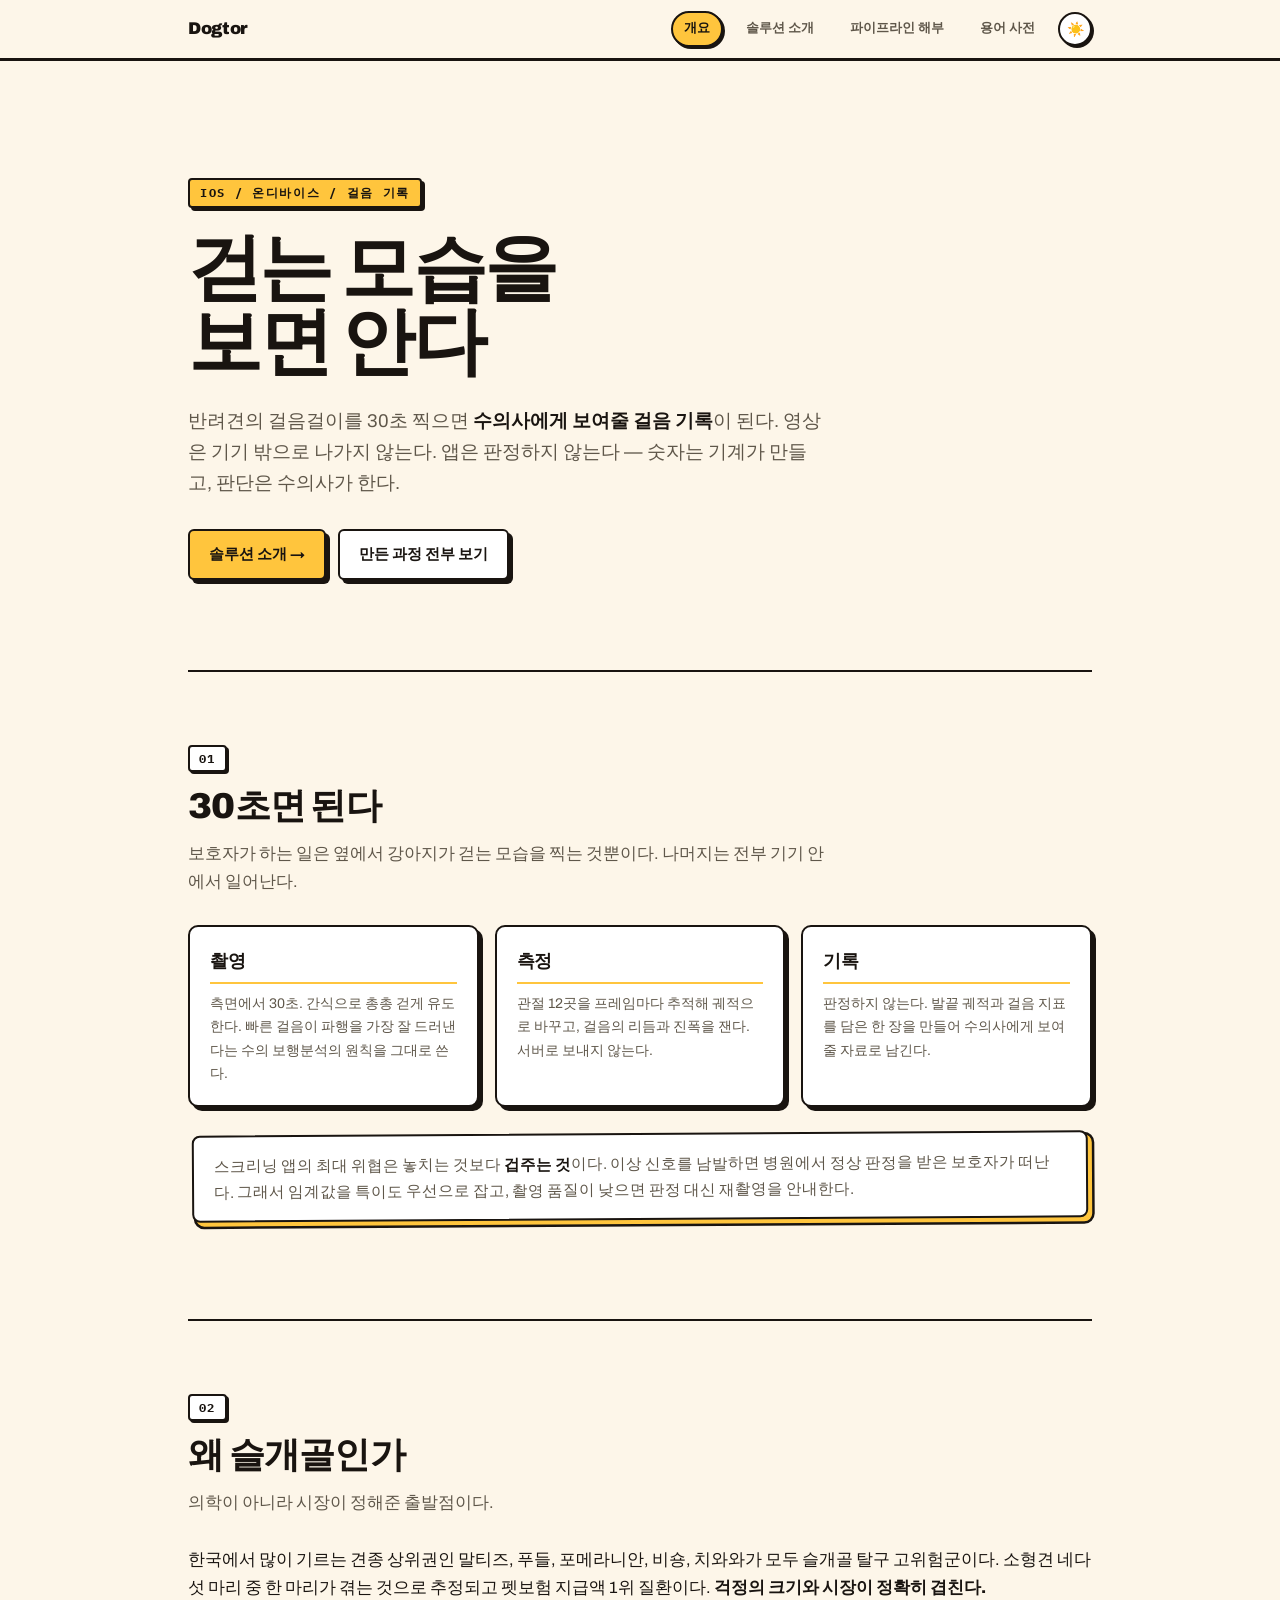
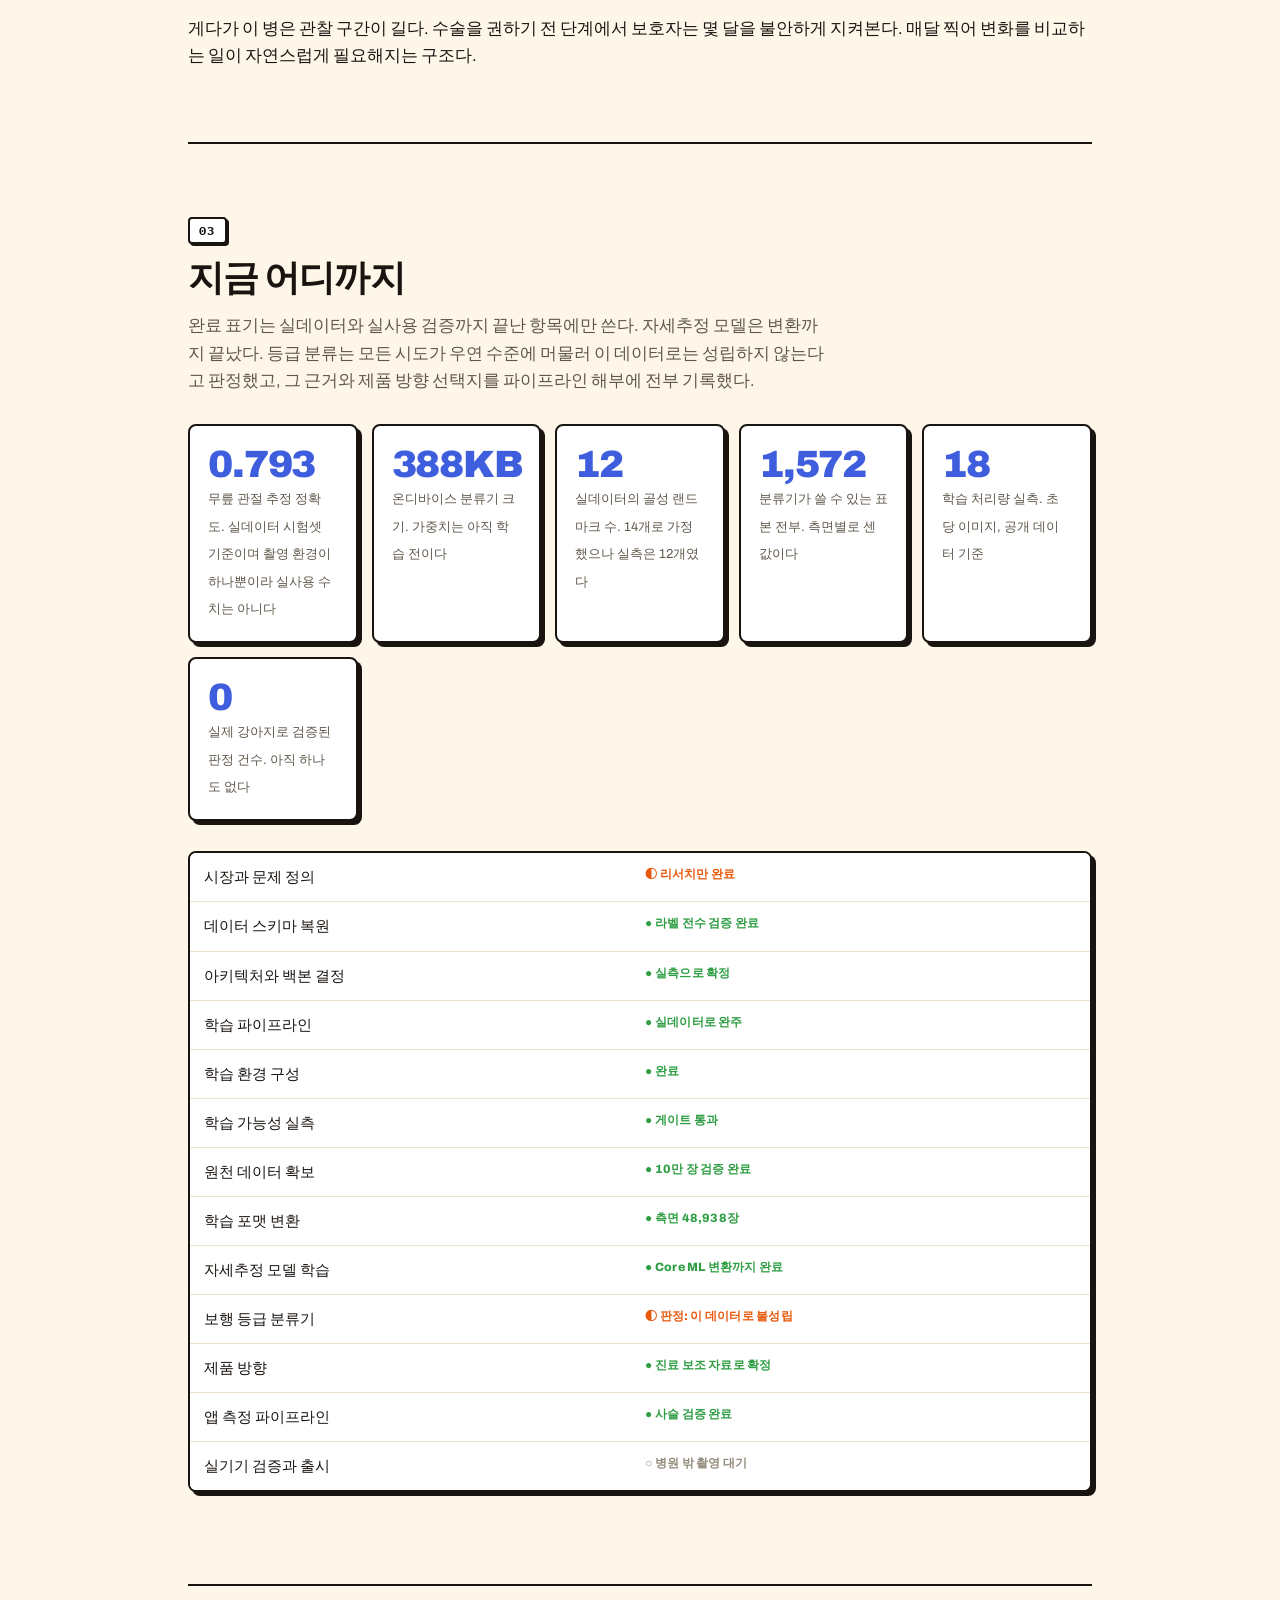
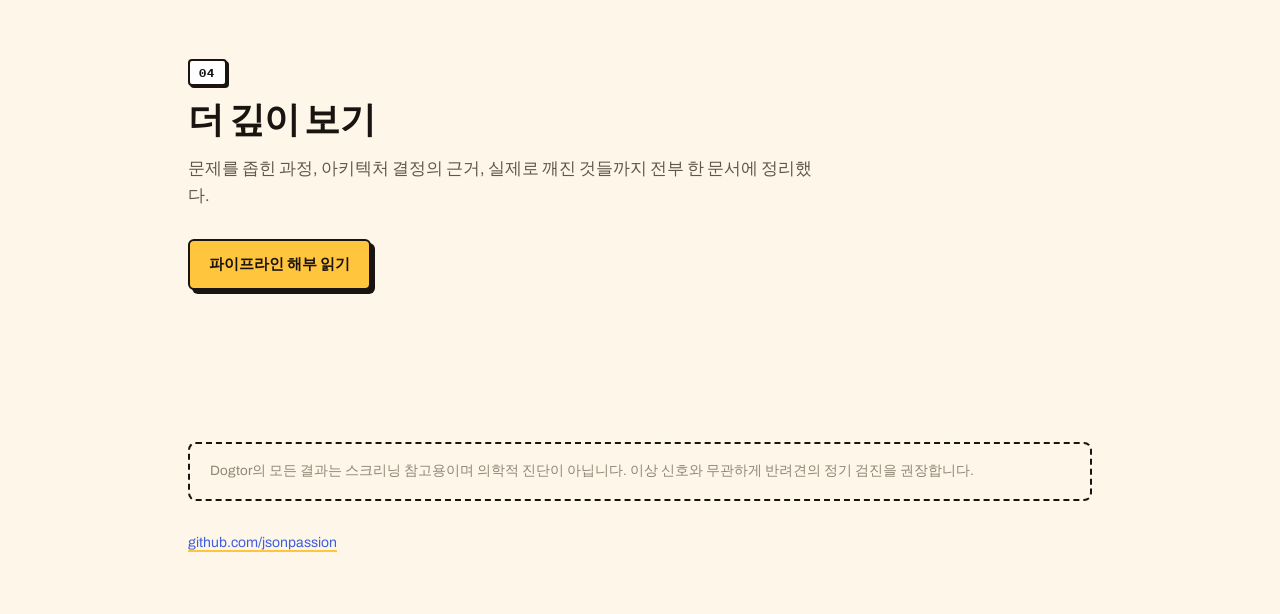
<file: index.html>
<!DOCTYPE html>
<html lang="ko">
<head>
<meta charset="utf-8">
<meta name="viewport" content="width=device-width, initial-scale=1">
<title>Dogtor 독터 — 걷는 모습을 보면 안다</title>
<meta name="description" content="반려견의 30초 보행 영상으로 관절과 슬개골 이상 신호를 확인하는 온디바이스 iOS 앱. 학습부터 론칭까지의 기록.">
<link rel="icon" href="data:image/svg+xml,<svg xmlns='http://www.w3.org/2000/svg' viewBox='0 0 100 100'><text y='.9em' font-size='90'>🐕</text></svg>">
<link rel="preconnect" href="https://fonts.googleapis.com">
<link rel="preconnect" href="https://fonts.gstatic.com" crossorigin>
<link href="https://fonts.googleapis.com/css2?family=Archivo:wght@500;700;800&family=IBM+Plex+Mono:wght@400;500&family=Source+Serif+4:opsz,wght@8..60,400;8..60,600&family=Noto+Serif+KR:wght@400;600&display=swap" rel="stylesheet">
<link rel="stylesheet" href="style.css">
<script>
  (function () {
    var t = localStorage.getItem("dogtor-theme");
    if (t === "light" || t === "dark") document.documentElement.dataset.theme = t;
  })();
</script>
</head>
<body>

<div id="topbar"><div class="tb">
  <a class="brand" href="index.html">Dogtor</a>
  <span class="spacer"></span>
  <a class="nav on" href="index.html">개요</a>
  <a class="nav" href="solution.html">솔루션 소개</a>
  <a class="nav" href="pipeline.html">파이프라인 해부</a>
  <a class="nav" href="glossary.html">용어 사전</a>
  <button id="themeToggle" aria-label="다크 라이트 전환" title="다크 라이트 전환">🌙</button>
</div></div>

<div class="wrap">

<header class="hero">
  <span class="kicker">iOS / 온디바이스 / 걸음 기록</span>
  <h1>걷는 모습을<br>보면 안다</h1>
  <p class="lede">반려견의 걸음걸이를 30초 찍으면 <b>수의사에게 보여줄 걸음 기록</b>이 된다.
  영상은 기기 밖으로 나가지 않는다. 앱은 판정하지 않는다 —
  숫자는 기계가 만들고, 판단은 수의사가 한다.</p>
  <div class="btns">
    <a class="btn primary" href="solution.html">솔루션 소개 →</a>
    <a class="btn ghost" href="pipeline.html">만든 과정 전부 보기</a>
  </div>
</header>

<section>
  <div class="ch">01</div>
  <h2>30초면 된다</h2>
  <p class="section-lede">보호자가 하는 일은 옆에서 강아지가 걷는 모습을 찍는 것뿐이다.
  나머지는 전부 기기 안에서 일어난다.</p>

  <div class="cards">
    <div class="card"><h3>촬영</h3>
      <p>측면에서 30초. 간식으로 총총 걷게 유도한다. 빠른 걸음이 파행을 가장 잘 드러낸다는
      수의 보행분석의 원칙을 그대로 쓴다.</p></div>
    <div class="card"><h3>측정</h3>
      <p>관절 12곳을 프레임마다 추적해 궤적으로 바꾸고, 걸음의 리듬과 진폭을 잰다.
      서버로 보내지 않는다.</p></div>
    <div class="card"><h3>기록</h3>
      <p>판정하지 않는다. 발끝 궤적과 걸음 지표를 담은 한 장을 만들어
      수의사에게 보여줄 자료로 남긴다.</p></div>
  </div>

  <div class="callout">스크리닝 앱의 최대 위협은 놓치는 것보다 <b>겁주는 것</b>이다.
  이상 신호를 남발하면 병원에서 정상 판정을 받은 보호자가 떠난다. 그래서 임계값을
  특이도 우선으로 잡고, 촬영 품질이 낮으면 판정 대신 재촬영을 안내한다.</div>
</section>

<section>
  <div class="ch">02</div>
  <h2>왜 슬개골인가</h2>
  <p class="section-lede">의학이 아니라 시장이 정해준 출발점이다.</p>
  <p>한국에서 많이 기르는 견종 상위권인 말티즈, 푸들, 포메라니안, 비숑, 치와와가
  모두 슬개골 탈구 고위험군이다. 소형견 네다섯 마리 중 한 마리가 겪는 것으로 추정되고
  펫보험 지급액 1위 질환이다. <b>걱정의 크기와 시장이 정확히 겹친다.</b></p>
  <p>게다가 이 병은 관찰 구간이 길다. 수술을 권하기 전 단계에서 보호자는 몇 달을
  불안하게 지켜본다. 매달 찍어 변화를 비교하는 일이 자연스럽게 필요해지는 구조다.</p>
</section>

<section>
  <div class="ch">03</div>
  <h2>지금 어디까지</h2>
  <p class="section-lede">완료 표기는 실데이터와 실사용 검증까지 끝난 항목에만 쓴다.
  자세추정 모델은 변환까지 끝났다. 등급 분류는 모든 시도가 우연 수준에 머물러
  이 데이터로는 성립하지 않는다고 판정했고, 그 근거와 제품 방향 선택지를
  파이프라인 해부에 전부 기록했다.</p>

  <div class="stats">
    <div class="stat"><span class="num">0.793</span>
      <span class="lbl">무릎 관절 추정 정확도. 실데이터 시험셋 기준이며 촬영 환경이 하나뿐이라 실사용 수치는 아니다</span></div>
    <div class="stat"><span class="num">388KB</span>
      <span class="lbl">온디바이스 분류기 크기. 가중치는 아직 학습 전이다</span></div>
    <div class="stat"><span class="num">12</span>
      <span class="lbl">실데이터의 골성 랜드마크 수. 14개로 가정했으나 실측은 12개였다</span></div>
    <div class="stat"><span class="num">1,572</span>
      <span class="lbl">분류기가 쓸 수 있는 표본 전부. 측면별로 센 값이다</span></div>
    <div class="stat"><span class="num">18</span>
      <span class="lbl">학습 처리량 실측. 초당 이미지, 공개 데이터 기준</span></div>
    <div class="stat"><span class="num">0</span>
      <span class="lbl">실제 강아지로 검증된 판정 건수. 아직 하나도 없다</span></div>
  </div>

  <div class="scroll-x"><table>
    <tbody>
    <tr><td>시장과 문제 정의</td><td class="st wip">리서치만 완료</td></tr>
    <tr><td>데이터 스키마 복원</td><td class="st ok">라벨 전수 검증 완료</td></tr>
    <tr><td>아키텍처와 백본 결정</td><td class="st ok">실측으로 확정</td></tr>
    <tr><td>학습 파이프라인</td><td class="st ok">실데이터로 완주</td></tr>
    <tr><td>학습 환경 구성</td><td class="st ok">완료</td></tr>
    <tr><td>학습 가능성 실측</td><td class="st ok">게이트 통과</td></tr>
    <tr><td>원천 데이터 확보</td><td class="st ok">10만 장 검증 완료</td></tr>
    <tr><td>학습 포맷 변환</td><td class="st ok">측면 48,938장</td></tr>
    <tr><td>자세추정 모델 학습</td><td class="st ok">Core ML 변환까지 완료</td></tr>
    <tr><td>보행 등급 분류기</td><td class="st wip">판정: 이 데이터로 불성립</td></tr>
    <tr><td>제품 방향</td><td class="st ok">진료 보조 자료로 확정</td></tr>
    <tr><td>앱 측정 파이프라인</td><td class="st ok">사슬 검증 완료</td></tr>
    <tr><td>실기기 검증과 출시</td><td class="st wait">병원 밖 촬영 대기</td></tr>
    </tbody>
  </table></div>
</section>

<section>
  <div class="ch">04</div>
  <h2>더 깊이 보기</h2>
  <p class="section-lede">문제를 좁힌 과정, 아키텍처 결정의 근거, 실제로 깨진 것들까지
  전부 한 문서에 정리했다.</p>
  <div class="btns">
    <a class="btn primary" href="pipeline.html">파이프라인 해부 읽기</a>
  </div>
</section>

<p class="note">Dogtor의 모든 결과는 스크리닝 참고용이며 의학적 진단이 아닙니다.
이상 신호와 무관하게 반려견의 정기 검진을 권장합니다.</p>

<footer>
  <a href="https://github.com/jsonpassion">github.com/jsonpassion</a>
</footer>

</div>

<script>
  (function () {
    var btn = document.getElementById("themeToggle");
    function cur() { return document.documentElement.dataset.theme || "light"; }
    function paint() { btn.textContent = cur() === "dark" ? "🌙" : "☀️"; }
    btn.addEventListener("click", function () {
      var next = cur() === "dark" ? "light" : "dark";
      document.documentElement.dataset.theme = next;
      localStorage.setItem("dogtor-theme", next);
      paint();
    });
    paint();
  })();
</script>
</body>
</html>
</file>
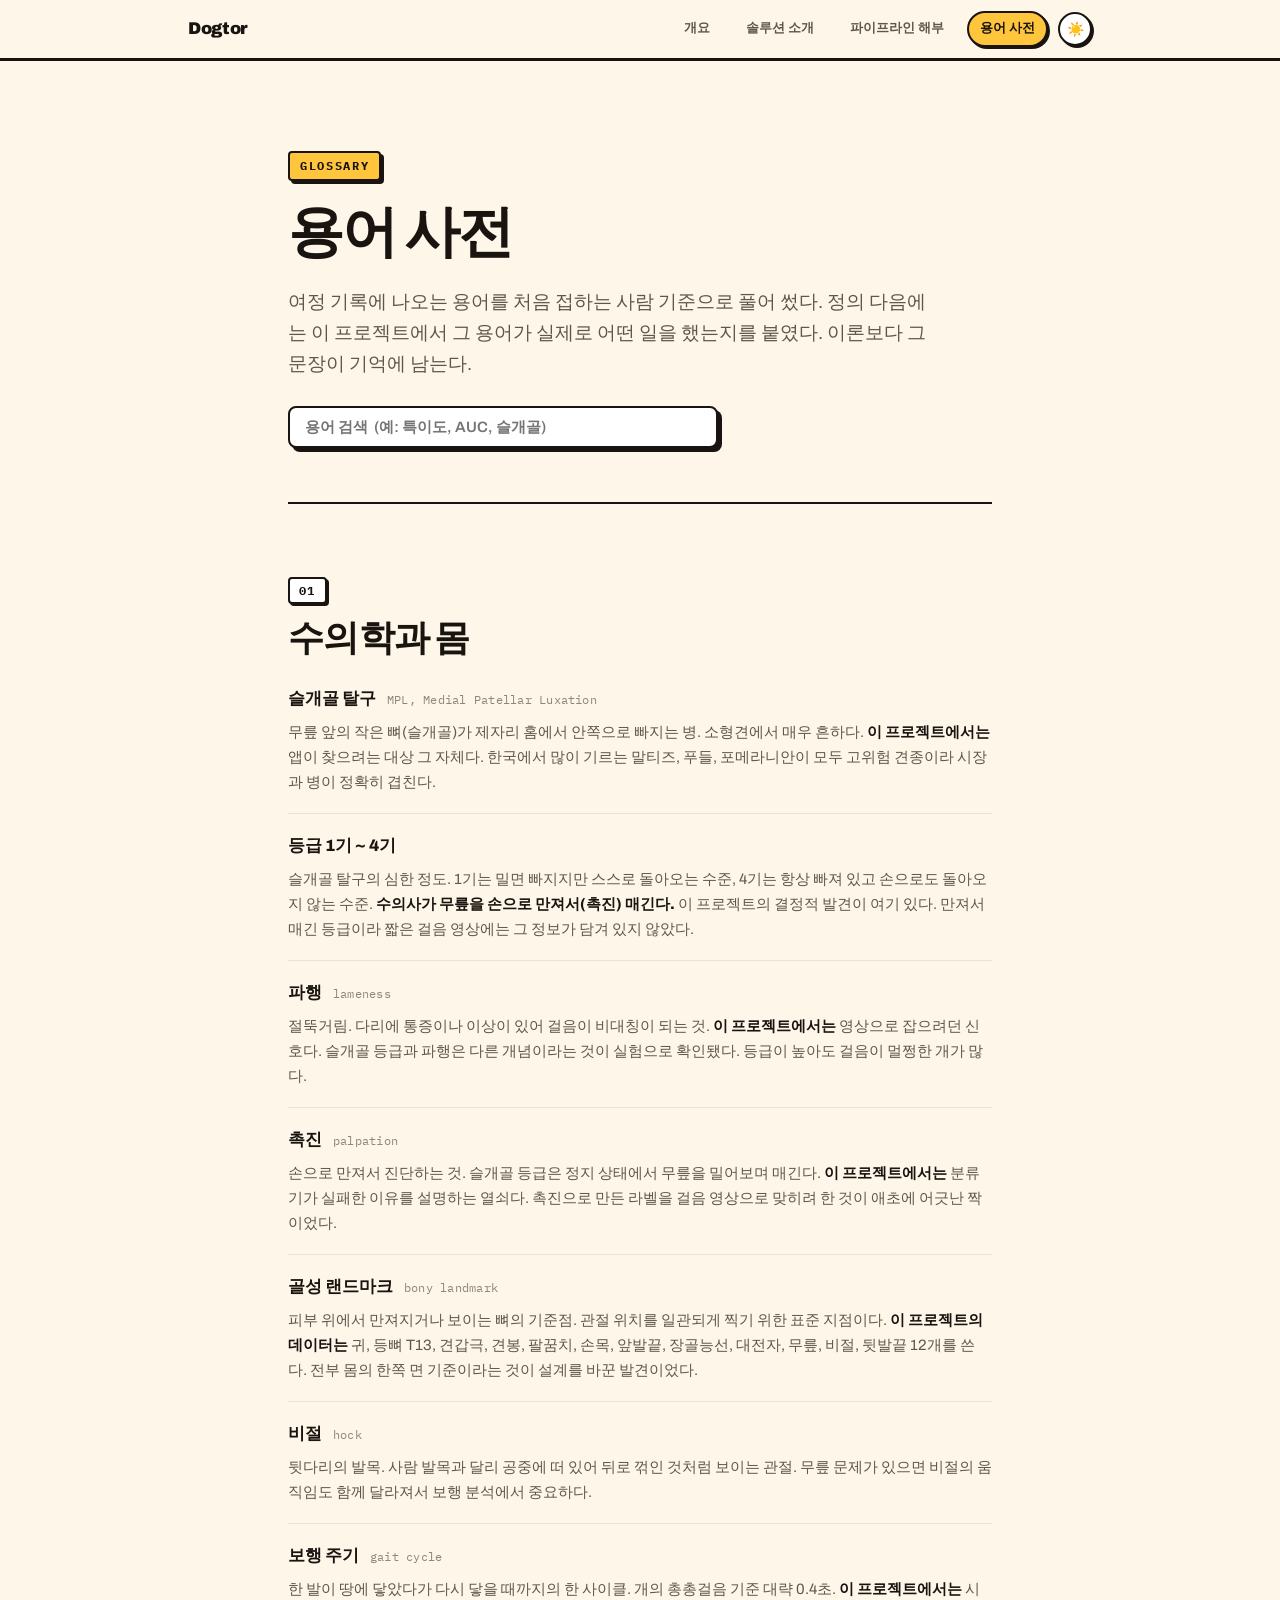
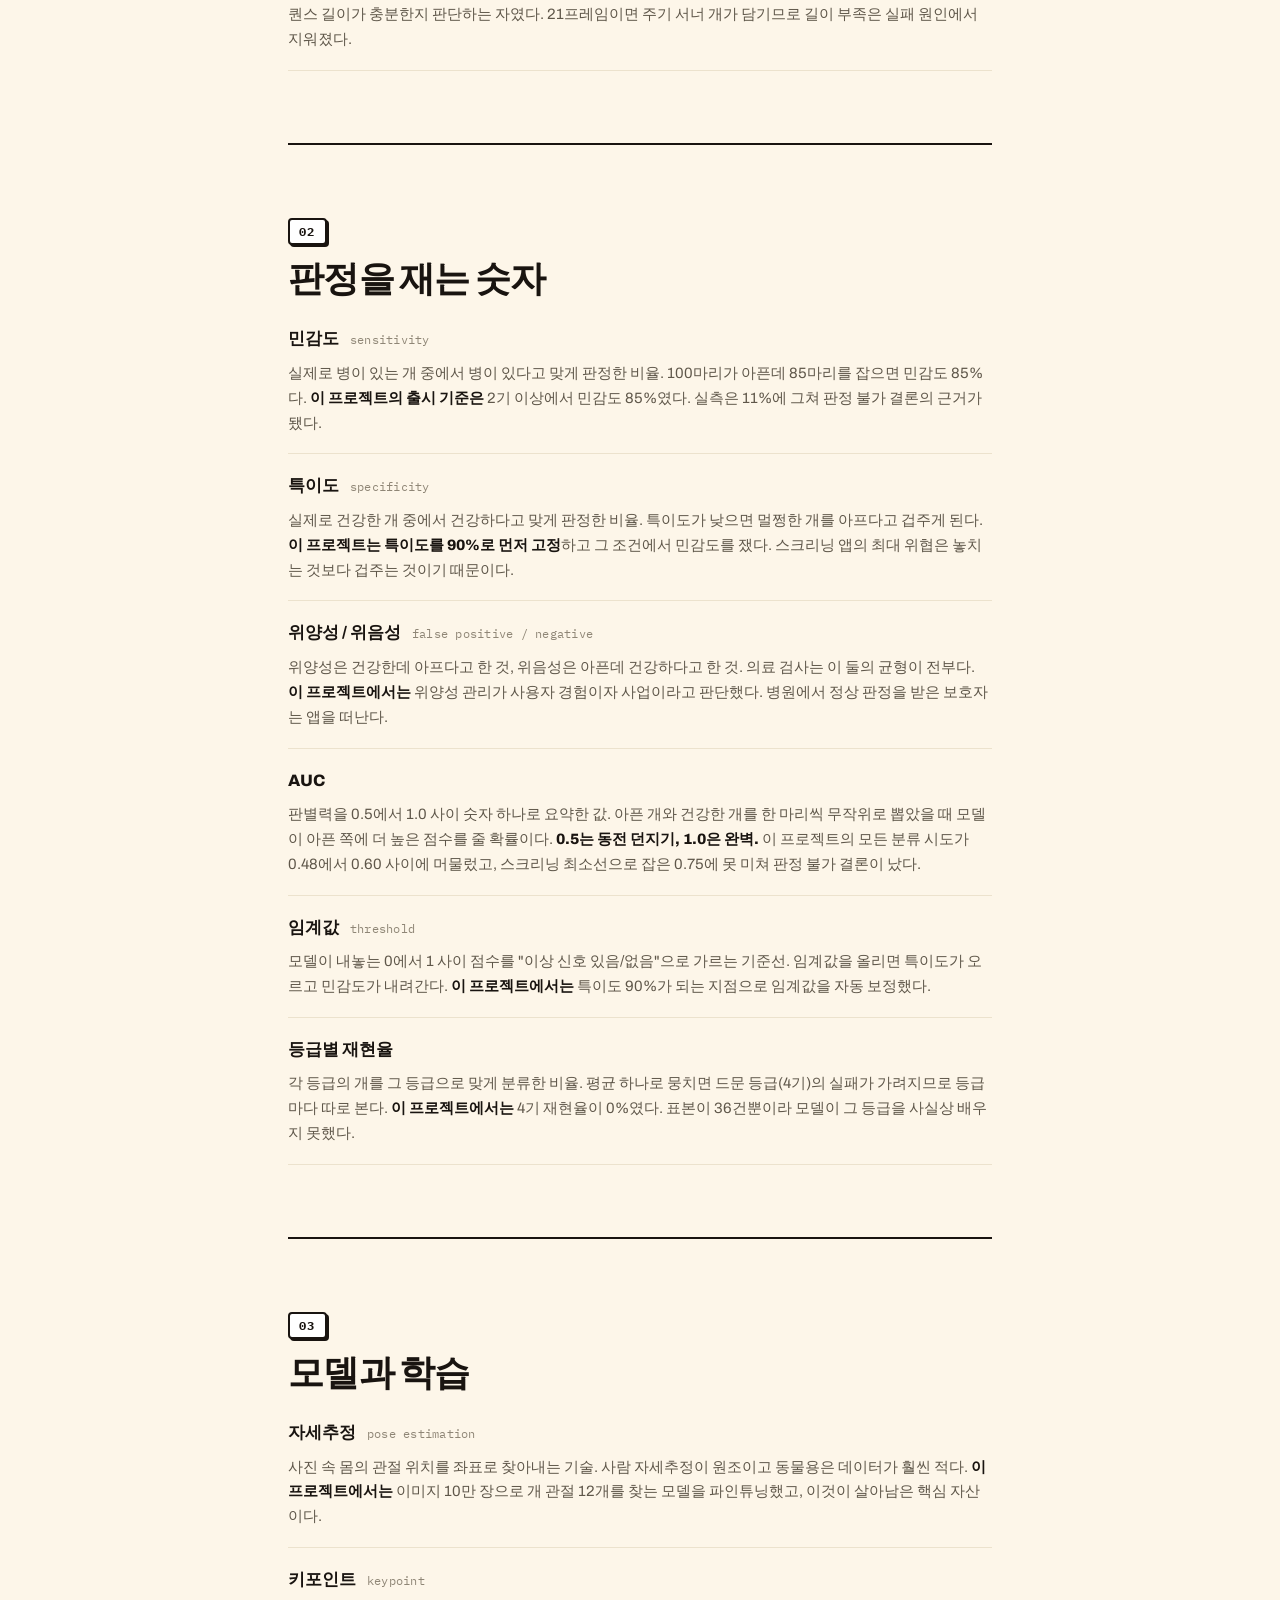
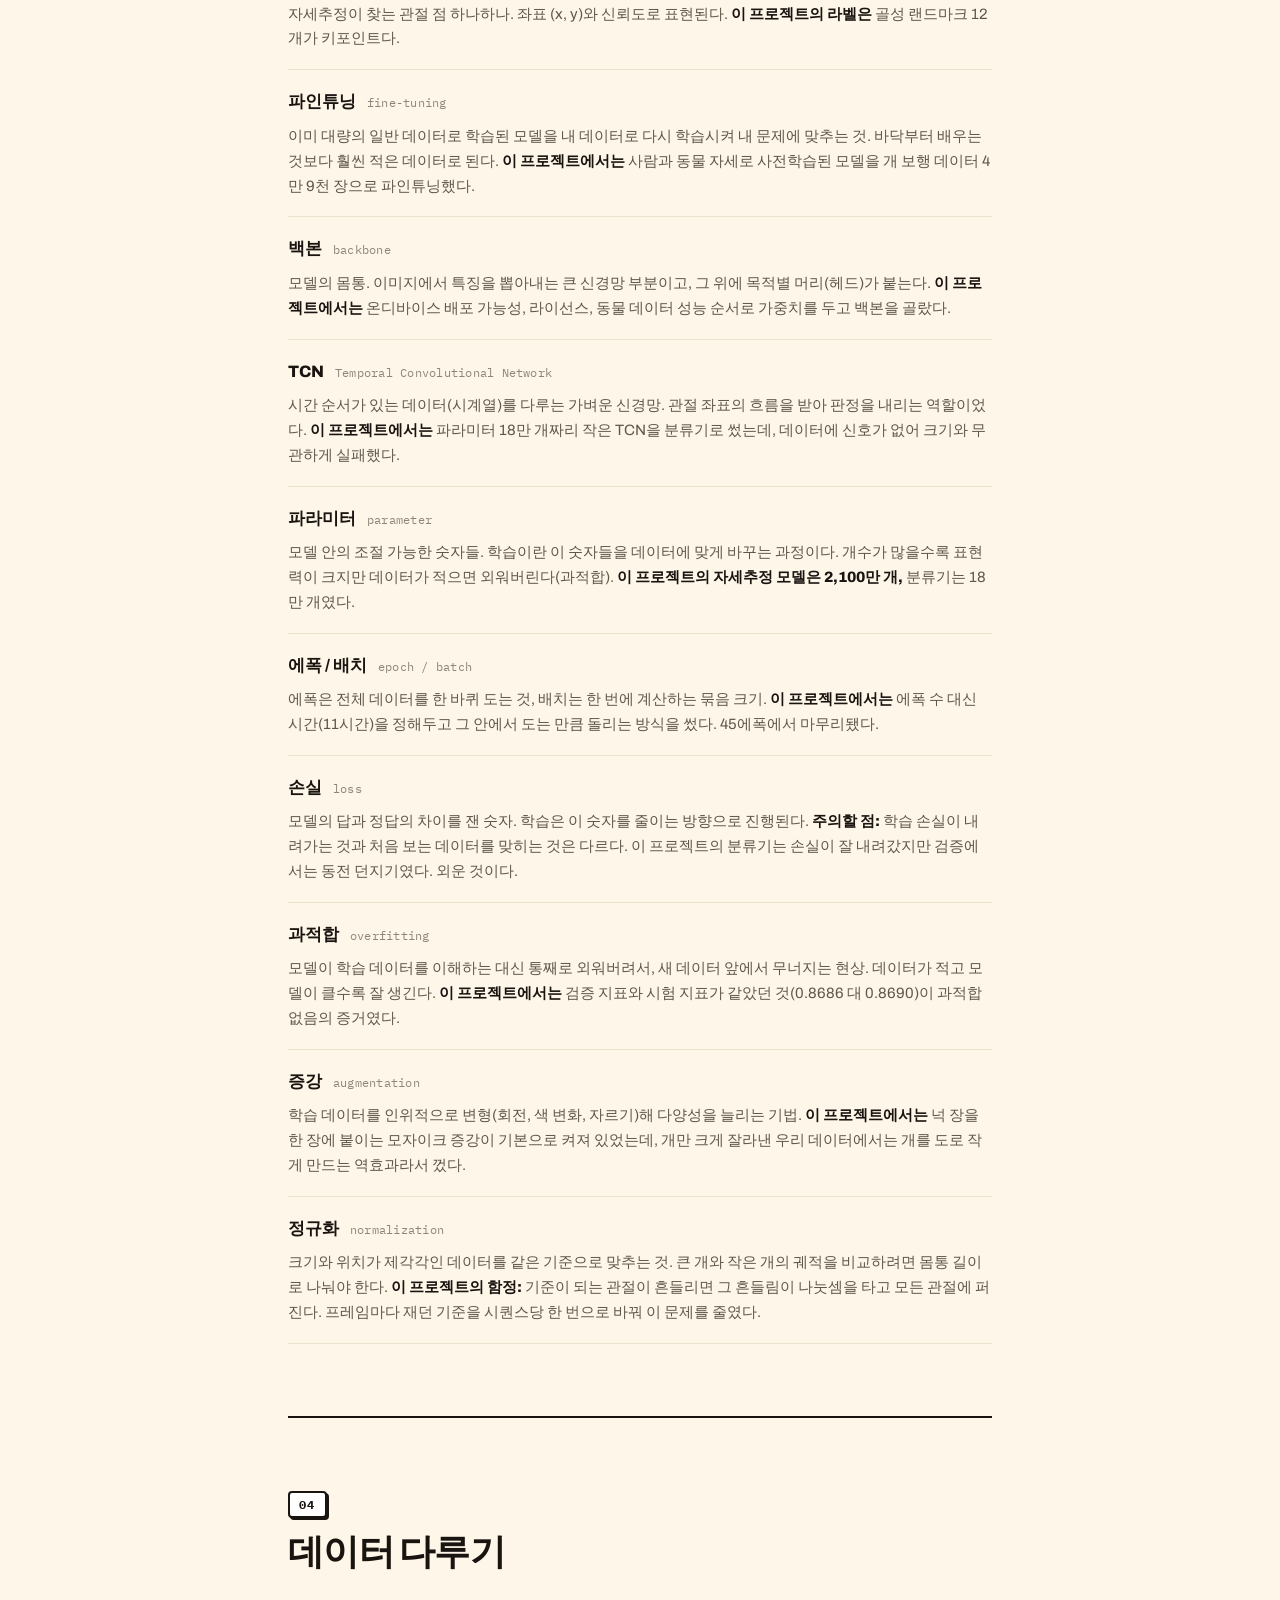
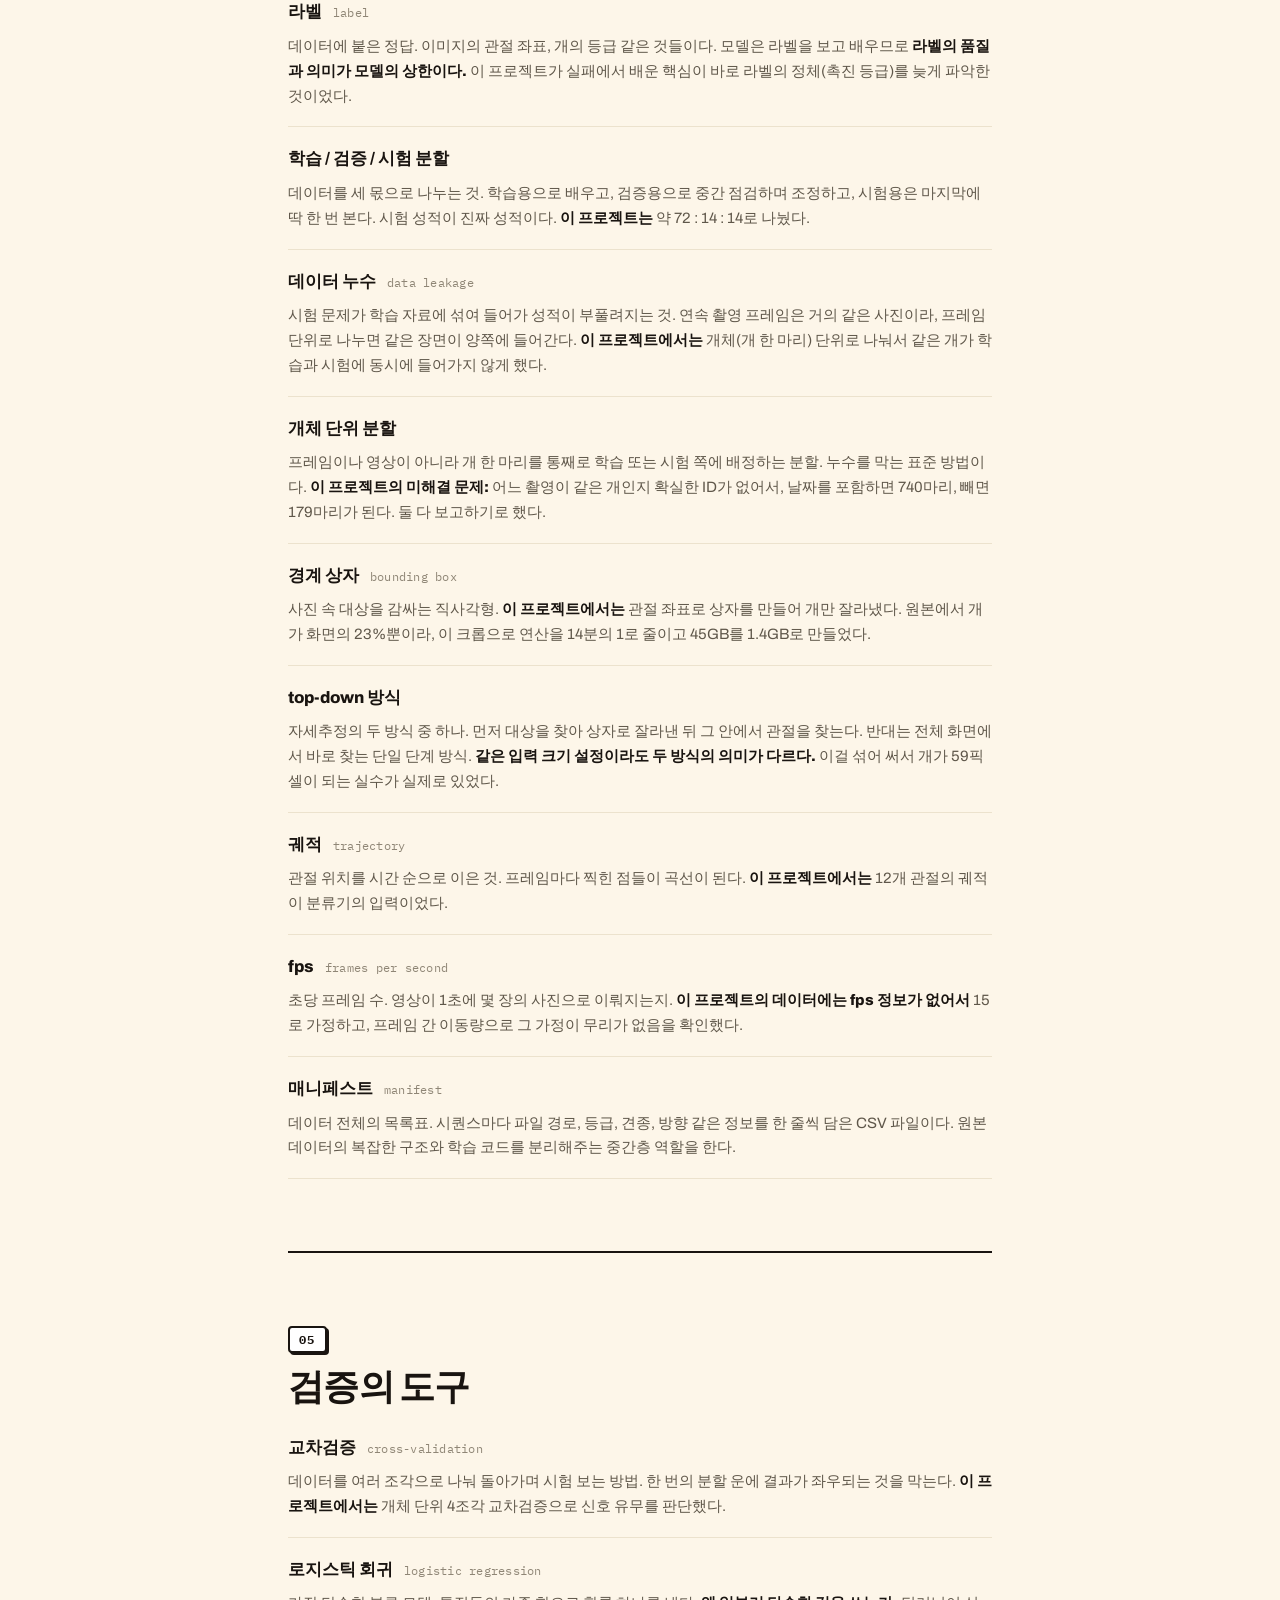
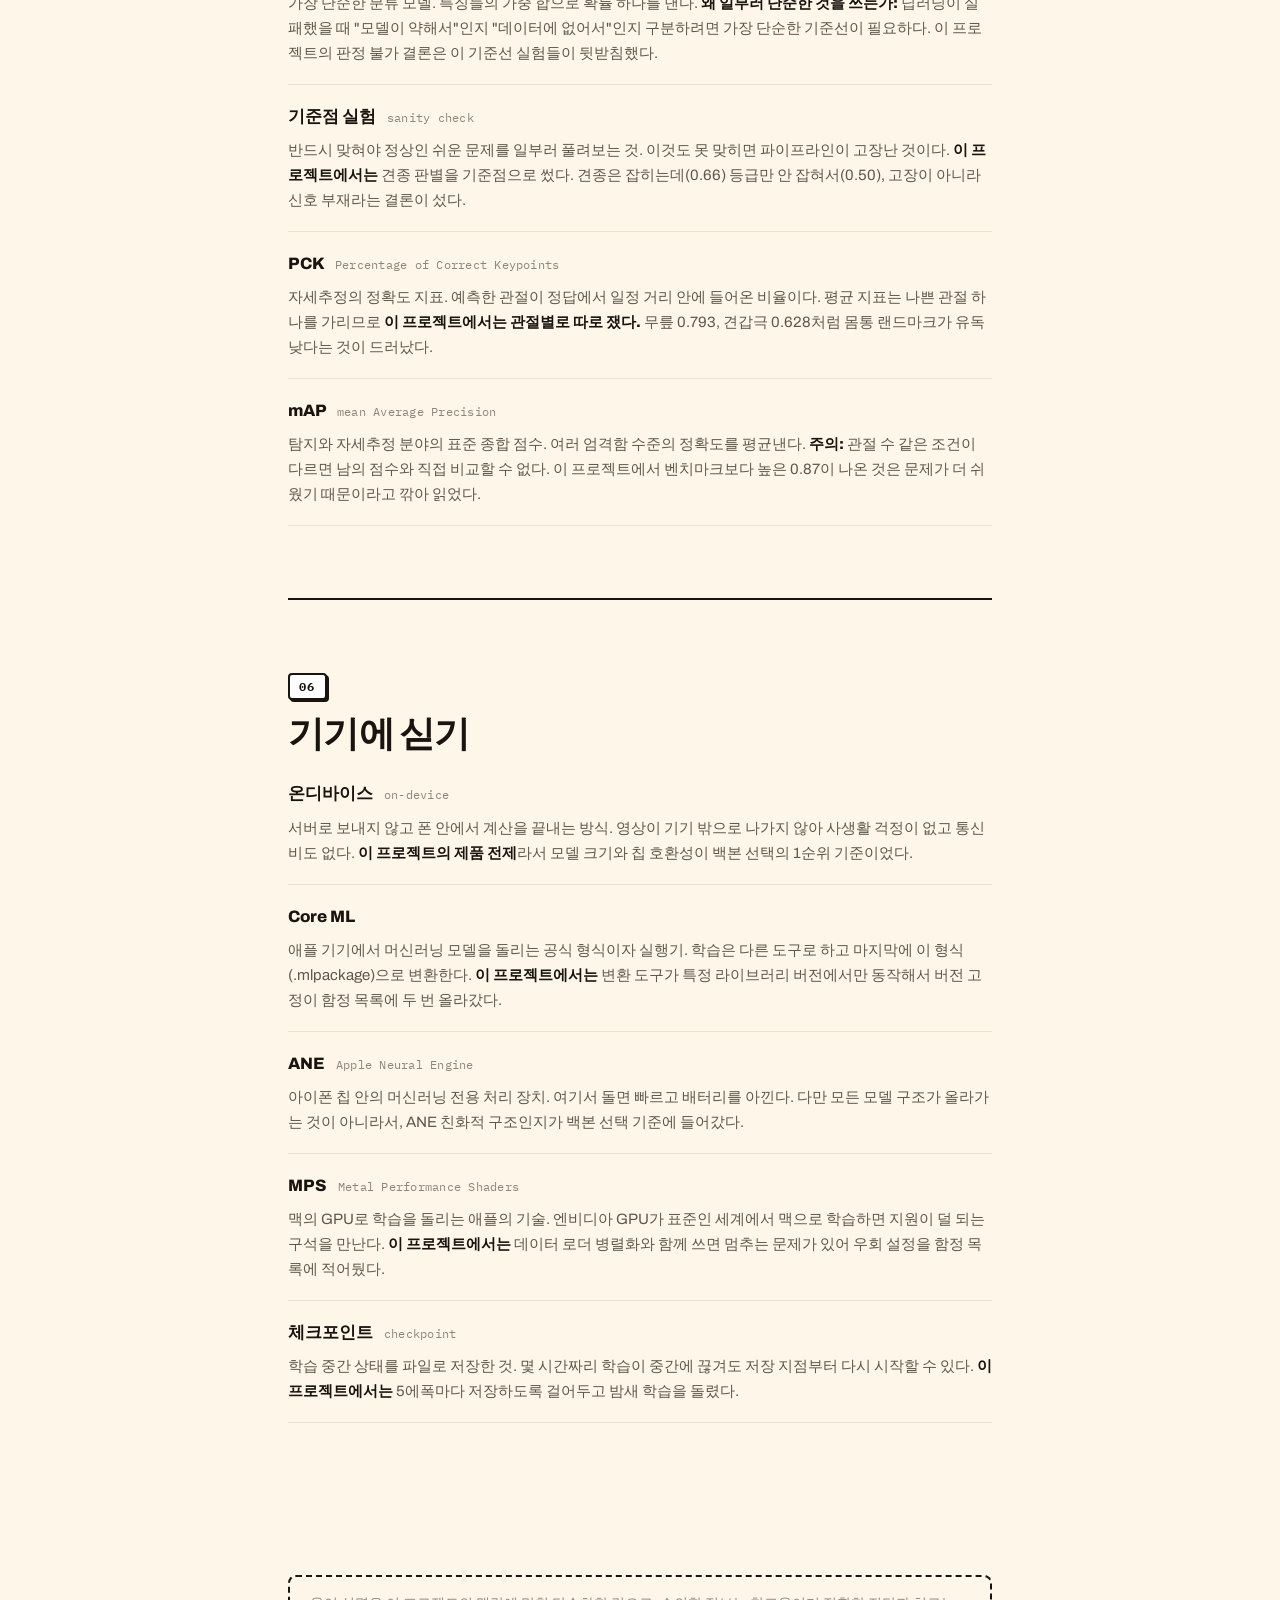
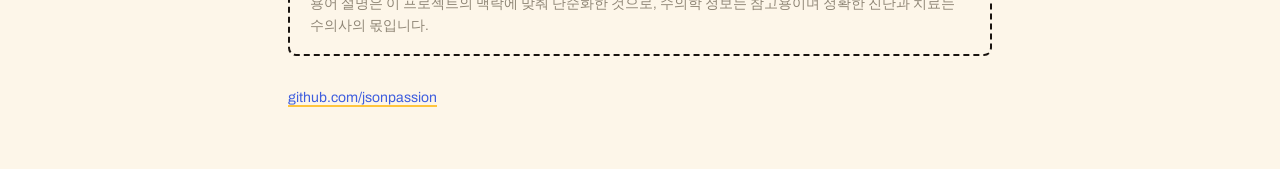
<file: glossary.html>
<!DOCTYPE html>
<html lang="ko">
<head>
<meta charset="utf-8">
<meta name="viewport" content="width=device-width, initial-scale=1">
<title>용어 사전 — Dogtor 독터</title>
<meta name="description" content="Dogtor 여정 기록에 나오는 수의학, 머신러닝, 데이터 용어를 처음 접하는 사람 기준으로 풀어 쓴 사전.">
<link rel="icon" href="data:image/svg+xml,<svg xmlns='http://www.w3.org/2000/svg' viewBox='0 0 100 100'><text y='.9em' font-size='90'>🐕</text></svg>">
<link rel="preconnect" href="https://fonts.googleapis.com">
<link rel="preconnect" href="https://fonts.gstatic.com" crossorigin>
<link href="https://fonts.googleapis.com/css2?family=Archivo:wght@500;700;800&family=IBM+Plex+Mono:wght@400;500&family=Source+Serif+4:opsz,wght@8..60,400;8..60,600&family=Noto+Serif+KR:wght@400;600&display=swap" rel="stylesheet">
<link rel="stylesheet" href="style.css">
<script>
  (function () {
    var t = localStorage.getItem("dogtor-theme");
    if (t === "light" || t === "dark") document.documentElement.dataset.theme = t;
  })();
</script>
</head>
<body>

<div id="topbar"><div class="tb">
  <a class="brand" href="index.html">Dogtor</a>
  <span class="spacer"></span>
  <a class="nav" href="index.html">개요</a>
  <a class="nav" href="solution.html">솔루션 소개</a>
  <a class="nav" href="pipeline.html">파이프라인 해부</a>
  <a class="nav on" href="glossary.html">용어 사전</a>
  <button id="themeToggle" aria-label="다크 라이트 전환" title="다크 라이트 전환">🌙</button>
</div></div>

<div class="wrap narrow">

<header class="hero" style="padding: 10vh 0 6vh">
  <span class="kicker">Glossary</span>
  <h1 style="font-size: clamp(34px, 5.5vw, 56px)">용어 사전</h1>
  <p class="lede">여정 기록에 나오는 용어를 처음 접하는 사람 기준으로 풀어 썼다.
  정의 다음에는 이 프로젝트에서 그 용어가 실제로 어떤 일을 했는지를 붙였다.
  이론보다 그 문장이 기억에 남는다.</p>
  <input id="glFilter" type="search" placeholder="용어 검색  (예: 특이도, AUC, 슬개골)"
    aria-label="용어 검색">
</header>

<section id="vet">
  <div class="ch">01</div>
  <h2>수의학과 몸</h2>
  <dl class="gl">
    <div class="term" id="mpl"><dt>슬개골 탈구 <span class="en">MPL, Medial Patellar Luxation</span></dt>
    <dd>무릎 앞의 작은 뼈(슬개골)가 제자리 홈에서 안쪽으로 빠지는 병. 소형견에서 매우 흔하다.
    <b>이 프로젝트에서는</b> 앱이 찾으려는 대상 그 자체다. 한국에서 많이 기르는 말티즈, 푸들,
    포메라니안이 모두 고위험 견종이라 시장과 병이 정확히 겹친다.</dd></div>

    <div class="term" id="grade"><dt>등급 1기 ~ 4기</dt>
    <dd>슬개골 탈구의 심한 정도. 1기는 밀면 빠지지만 스스로 돌아오는 수준, 4기는 항상 빠져
    있고 손으로도 돌아오지 않는 수준. <b>수의사가 무릎을 손으로 만져서(촉진) 매긴다.</b>
    이 프로젝트의 결정적 발견이 여기 있다. 만져서 매긴 등급이라 짧은 걸음 영상에는
    그 정보가 담겨 있지 않았다.</dd></div>

    <div class="term" id="lameness"><dt>파행 <span class="en">lameness</span></dt>
    <dd>절뚝거림. 다리에 통증이나 이상이 있어 걸음이 비대칭이 되는 것.
    <b>이 프로젝트에서는</b> 영상으로 잡으려던 신호다. 슬개골 등급과 파행은 다른 개념이라는
    것이 실험으로 확인됐다. 등급이 높아도 걸음이 멀쩡한 개가 많다.</dd></div>

    <div class="term" id="palpation"><dt>촉진 <span class="en">palpation</span></dt>
    <dd>손으로 만져서 진단하는 것. 슬개골 등급은 정지 상태에서 무릎을 밀어보며 매긴다.
    <b>이 프로젝트에서는</b> 분류기가 실패한 이유를 설명하는 열쇠다. 촉진으로 만든 라벨을
    걸음 영상으로 맞히려 한 것이 애초에 어긋난 짝이었다.</dd></div>

    <div class="term" id="landmark"><dt>골성 랜드마크 <span class="en">bony landmark</span></dt>
    <dd>피부 위에서 만져지거나 보이는 뼈의 기준점. 관절 위치를 일관되게 찍기 위한 표준 지점이다.
    <b>이 프로젝트의 데이터는</b> 귀, 등뼈 T13, 견갑극, 견봉, 팔꿈치, 손목, 앞발끝, 장골능선,
    대전자, 무릎, 비절, 뒷발끝 12개를 쓴다. 전부 몸의 한쪽 면 기준이라는 것이
    설계를 바꾼 발견이었다.</dd></div>

    <div class="term" id="hock"><dt>비절 <span class="en">hock</span></dt>
    <dd>뒷다리의 발목. 사람 발목과 달리 공중에 떠 있어 뒤로 꺾인 것처럼 보이는 관절.
    무릎 문제가 있으면 비절의 움직임도 함께 달라져서 보행 분석에서 중요하다.</dd></div>

    <div class="term" id="gaitcycle"><dt>보행 주기 <span class="en">gait cycle</span></dt>
    <dd>한 발이 땅에 닿았다가 다시 닿을 때까지의 한 사이클. 개의 총총걸음 기준 대략 0.4초.
    <b>이 프로젝트에서는</b> 시퀀스 길이가 충분한지 판단하는 자였다. 21프레임이면
    주기 서너 개가 담기므로 길이 부족은 실패 원인에서 지워졌다.</dd></div>
  </dl>
</section>

<section id="metrics">
  <div class="ch">02</div>
  <h2>판정을 재는 숫자</h2>
  <dl class="gl">
    <div class="term" id="sens"><dt>민감도 <span class="en">sensitivity</span></dt>
    <dd>실제로 병이 있는 개 중에서 병이 있다고 맞게 판정한 비율. 100마리가 아픈데 85마리를
    잡으면 민감도 85%다. <b>이 프로젝트의 출시 기준은</b> 2기 이상에서 민감도 85%였다.
    실측은 11%에 그쳐 판정 불가 결론의 근거가 됐다.</dd></div>

    <div class="term" id="spec"><dt>특이도 <span class="en">specificity</span></dt>
    <dd>실제로 건강한 개 중에서 건강하다고 맞게 판정한 비율. 특이도가 낮으면 멀쩡한 개를
    아프다고 겁주게 된다. <b>이 프로젝트는 특이도를 90%로 먼저 고정</b>하고 그 조건에서
    민감도를 쟀다. 스크리닝 앱의 최대 위협은 놓치는 것보다 겁주는 것이기 때문이다.</dd></div>

    <div class="term" id="fp"><dt>위양성 / 위음성 <span class="en">false positive / negative</span></dt>
    <dd>위양성은 건강한데 아프다고 한 것, 위음성은 아픈데 건강하다고 한 것.
    의료 검사는 이 둘의 균형이 전부다. <b>이 프로젝트에서는</b> 위양성 관리가 사용자 경험이자
    사업이라고 판단했다. 병원에서 정상 판정을 받은 보호자는 앱을 떠난다.</dd></div>

    <div class="term" id="auc"><dt>AUC</dt>
    <dd>판별력을 0.5에서 1.0 사이 숫자 하나로 요약한 값. 아픈 개와 건강한 개를 한 마리씩
    무작위로 뽑았을 때 모델이 아픈 쪽에 더 높은 점수를 줄 확률이다. <b>0.5는 동전 던지기,
    1.0은 완벽.</b> 이 프로젝트의 모든 분류 시도가 0.48에서 0.60 사이에 머물렀고,
    스크리닝 최소선으로 잡은 0.75에 못 미쳐 판정 불가 결론이 났다.</dd></div>

    <div class="term" id="threshold"><dt>임계값 <span class="en">threshold</span></dt>
    <dd>모델이 내놓는 0에서 1 사이 점수를 "이상 신호 있음/없음"으로 가르는 기준선.
    임계값을 올리면 특이도가 오르고 민감도가 내려간다. <b>이 프로젝트에서는</b> 특이도 90%가
    되는 지점으로 임계값을 자동 보정했다.</dd></div>

    <div class="term" id="recall5"><dt>등급별 재현율</dt>
    <dd>각 등급의 개를 그 등급으로 맞게 분류한 비율. 평균 하나로 뭉치면 드문 등급(4기)의
    실패가 가려지므로 등급마다 따로 본다. <b>이 프로젝트에서는</b> 4기 재현율이 0%였다.
    표본이 36건뿐이라 모델이 그 등급을 사실상 배우지 못했다.</dd></div>
  </dl>
</section>

<section id="ml">
  <div class="ch">03</div>
  <h2>모델과 학습</h2>
  <dl class="gl">
    <div class="term" id="pose"><dt>자세추정 <span class="en">pose estimation</span></dt>
    <dd>사진 속 몸의 관절 위치를 좌표로 찾아내는 기술. 사람 자세추정이 원조이고
    동물용은 데이터가 훨씬 적다. <b>이 프로젝트에서는</b> 이미지 10만 장으로 개 관절 12개를
    찾는 모델을 파인튜닝했고, 이것이 살아남은 핵심 자산이다.</dd></div>

    <div class="term" id="keypoint"><dt>키포인트 <span class="en">keypoint</span></dt>
    <dd>자세추정이 찾는 관절 점 하나하나. 좌표 (x, y)와 신뢰도로 표현된다.
    <b>이 프로젝트의 라벨은</b> 골성 랜드마크 12개가 키포인트다.</dd></div>

    <div class="term" id="finetune"><dt>파인튜닝 <span class="en">fine-tuning</span></dt>
    <dd>이미 대량의 일반 데이터로 학습된 모델을 내 데이터로 다시 학습시켜 내 문제에 맞추는 것.
    바닥부터 배우는 것보다 훨씬 적은 데이터로 된다. <b>이 프로젝트에서는</b> 사람과 동물
    자세로 사전학습된 모델을 개 보행 데이터 4만 9천 장으로 파인튜닝했다.</dd></div>

    <div class="term" id="backbone"><dt>백본 <span class="en">backbone</span></dt>
    <dd>모델의 몸통. 이미지에서 특징을 뽑아내는 큰 신경망 부분이고, 그 위에 목적별 머리(헤드)가
    붙는다. <b>이 프로젝트에서는</b> 온디바이스 배포 가능성, 라이선스, 동물 데이터 성능
    순서로 가중치를 두고 백본을 골랐다.</dd></div>

    <div class="term" id="tcn"><dt>TCN <span class="en">Temporal Convolutional Network</span></dt>
    <dd>시간 순서가 있는 데이터(시계열)를 다루는 가벼운 신경망. 관절 좌표의 흐름을 받아
    판정을 내리는 역할이었다. <b>이 프로젝트에서는</b> 파라미터 18만 개짜리 작은 TCN을
    분류기로 썼는데, 데이터에 신호가 없어 크기와 무관하게 실패했다.</dd></div>

    <div class="term" id="param"><dt>파라미터 <span class="en">parameter</span></dt>
    <dd>모델 안의 조절 가능한 숫자들. 학습이란 이 숫자들을 데이터에 맞게 바꾸는 과정이다.
    개수가 많을수록 표현력이 크지만 데이터가 적으면 외워버린다(과적합).
    <b>이 프로젝트의 자세추정 모델은 2,100만 개,</b> 분류기는 18만 개였다.</dd></div>

    <div class="term" id="epoch"><dt>에폭 / 배치 <span class="en">epoch / batch</span></dt>
    <dd>에폭은 전체 데이터를 한 바퀴 도는 것, 배치는 한 번에 계산하는 묶음 크기.
    <b>이 프로젝트에서는</b> 에폭 수 대신 시간(11시간)을 정해두고 그 안에서 도는 만큼
    돌리는 방식을 썼다. 45에폭에서 마무리됐다.</dd></div>

    <div class="term" id="loss"><dt>손실 <span class="en">loss</span></dt>
    <dd>모델의 답과 정답의 차이를 잰 숫자. 학습은 이 숫자를 줄이는 방향으로 진행된다.
    <b>주의할 점:</b> 학습 손실이 내려가는 것과 처음 보는 데이터를 맞히는 것은 다르다.
    이 프로젝트의 분류기는 손실이 잘 내려갔지만 검증에서는 동전 던지기였다. 외운 것이다.</dd></div>

    <div class="term" id="overfit"><dt>과적합 <span class="en">overfitting</span></dt>
    <dd>모델이 학습 데이터를 이해하는 대신 통째로 외워버려서, 새 데이터 앞에서 무너지는 현상.
    데이터가 적고 모델이 클수록 잘 생긴다. <b>이 프로젝트에서는</b> 검증 지표와 시험 지표가
    같았던 것(0.8686 대 0.8690)이 과적합 없음의 증거였다.</dd></div>

    <div class="term" id="augment"><dt>증강 <span class="en">augmentation</span></dt>
    <dd>학습 데이터를 인위적으로 변형(회전, 색 변화, 자르기)해 다양성을 늘리는 기법.
    <b>이 프로젝트에서는</b> 넉 장을 한 장에 붙이는 모자이크 증강이 기본으로 켜져 있었는데,
    개만 크게 잘라낸 우리 데이터에서는 개를 도로 작게 만드는 역효과라서 껐다.</dd></div>

    <div class="term" id="normalize"><dt>정규화 <span class="en">normalization</span></dt>
    <dd>크기와 위치가 제각각인 데이터를 같은 기준으로 맞추는 것. 큰 개와 작은 개의 궤적을
    비교하려면 몸통 길이로 나눠야 한다. <b>이 프로젝트의 함정:</b> 기준이 되는 관절이 흔들리면
    그 흔들림이 나눗셈을 타고 모든 관절에 퍼진다. 프레임마다 재던 기준을 시퀀스당 한 번으로
    바꿔 이 문제를 줄였다.</dd></div>
  </dl>
</section>

<section id="data">
  <div class="ch">04</div>
  <h2>데이터 다루기</h2>
  <dl class="gl">
    <div class="term" id="label"><dt>라벨 <span class="en">label</span></dt>
    <dd>데이터에 붙은 정답. 이미지의 관절 좌표, 개의 등급 같은 것들이다. 모델은 라벨을 보고
    배우므로 <b>라벨의 품질과 의미가 모델의 상한이다.</b> 이 프로젝트가 실패에서 배운 핵심이
    바로 라벨의 정체(촉진 등급)를 늦게 파악한 것이었다.</dd></div>

    <div class="term" id="split"><dt>학습 / 검증 / 시험 분할</dt>
    <dd>데이터를 세 몫으로 나누는 것. 학습용으로 배우고, 검증용으로 중간 점검하며 조정하고,
    시험용은 마지막에 딱 한 번 본다. 시험 성적이 진짜 성적이다.
    <b>이 프로젝트는</b> 약 72 : 14 : 14로 나눴다.</dd></div>

    <div class="term" id="leakage"><dt>데이터 누수 <span class="en">data leakage</span></dt>
    <dd>시험 문제가 학습 자료에 섞여 들어가 성적이 부풀려지는 것. 연속 촬영 프레임은 거의
    같은 사진이라, 프레임 단위로 나누면 같은 장면이 양쪽에 들어간다.
    <b>이 프로젝트에서는</b> 개체(개 한 마리) 단위로 나눠서 같은 개가 학습과 시험에
    동시에 들어가지 않게 했다.</dd></div>

    <div class="term" id="dogsplit"><dt>개체 단위 분할</dt>
    <dd>프레임이나 영상이 아니라 개 한 마리를 통째로 학습 또는 시험 쪽에 배정하는 분할.
    누수를 막는 표준 방법이다. <b>이 프로젝트의 미해결 문제:</b> 어느 촬영이 같은 개인지
    확실한 ID가 없어서, 날짜를 포함하면 740마리, 빼면 179마리가 된다.
    둘 다 보고하기로 했다.</dd></div>

    <div class="term" id="bbox"><dt>경계 상자 <span class="en">bounding box</span></dt>
    <dd>사진 속 대상을 감싸는 직사각형. <b>이 프로젝트에서는</b> 관절 좌표로 상자를 만들어
    개만 잘라냈다. 원본에서 개가 화면의 23%뿐이라, 이 크롭으로 연산을 14분의 1로 줄이고
    45GB를 1.4GB로 만들었다.</dd></div>

    <div class="term" id="topdown"><dt>top-down 방식</dt>
    <dd>자세추정의 두 방식 중 하나. 먼저 대상을 찾아 상자로 잘라낸 뒤 그 안에서 관절을 찾는다.
    반대는 전체 화면에서 바로 찾는 단일 단계 방식. <b>같은 입력 크기 설정이라도 두 방식의
    의미가 다르다.</b> 이걸 섞어 써서 개가 59픽셀이 되는 실수가 실제로 있었다.</dd></div>

    <div class="term" id="traj"><dt>궤적 <span class="en">trajectory</span></dt>
    <dd>관절 위치를 시간 순으로 이은 것. 프레임마다 찍힌 점들이 곡선이 된다.
    <b>이 프로젝트에서는</b> 12개 관절의 궤적이 분류기의 입력이었다.</dd></div>

    <div class="term" id="fps"><dt>fps <span class="en">frames per second</span></dt>
    <dd>초당 프레임 수. 영상이 1초에 몇 장의 사진으로 이뤄지는지.
    <b>이 프로젝트의 데이터에는 fps 정보가 없어서</b> 15로 가정하고, 프레임 간 이동량으로
    그 가정이 무리가 없음을 확인했다.</dd></div>

    <div class="term" id="manifest"><dt>매니페스트 <span class="en">manifest</span></dt>
    <dd>데이터 전체의 목록표. 시퀀스마다 파일 경로, 등급, 견종, 방향 같은 정보를 한 줄씩 담은
    CSV 파일이다. 원본 데이터의 복잡한 구조와 학습 코드를 분리해주는 중간층 역할을 한다.</dd></div>
  </dl>
</section>

<section id="stats">
  <div class="ch">05</div>
  <h2>검증의 도구</h2>
  <dl class="gl">
    <div class="term" id="cv"><dt>교차검증 <span class="en">cross-validation</span></dt>
    <dd>데이터를 여러 조각으로 나눠 돌아가며 시험 보는 방법. 한 번의 분할 운에 결과가
    좌우되는 것을 막는다. <b>이 프로젝트에서는</b> 개체 단위 4조각 교차검증으로
    신호 유무를 판단했다.</dd></div>

    <div class="term" id="logistic"><dt>로지스틱 회귀 <span class="en">logistic regression</span></dt>
    <dd>가장 단순한 분류 모델. 특징들의 가중 합으로 확률 하나를 낸다.
    <b>왜 일부러 단순한 것을 쓰는가:</b> 딥러닝이 실패했을 때 "모델이 약해서"인지
    "데이터에 없어서"인지 구분하려면 가장 단순한 기준선이 필요하다.
    이 프로젝트의 판정 불가 결론은 이 기준선 실험들이 뒷받침했다.</dd></div>

    <div class="term" id="baseline"><dt>기준점 실험 <span class="en">sanity check</span></dt>
    <dd>반드시 맞혀야 정상인 쉬운 문제를 일부러 풀려보는 것. 이것도 못 맞히면 파이프라인이
    고장난 것이다. <b>이 프로젝트에서는</b> 견종 판별을 기준점으로 썼다. 견종은 잡히는데(0.66)
    등급만 안 잡혀서(0.50), 고장이 아니라 신호 부재라는 결론이 섰다.</dd></div>

    <div class="term" id="pck"><dt>PCK <span class="en">Percentage of Correct Keypoints</span></dt>
    <dd>자세추정의 정확도 지표. 예측한 관절이 정답에서 일정 거리 안에 들어온 비율이다.
    평균 지표는 나쁜 관절 하나를 가리므로 <b>이 프로젝트에서는 관절별로 따로 쟀다.</b>
    무릎 0.793, 견갑극 0.628처럼 몸통 랜드마크가 유독 낮다는 것이 드러났다.</dd></div>

    <div class="term" id="map"><dt>mAP <span class="en">mean Average Precision</span></dt>
    <dd>탐지와 자세추정 분야의 표준 종합 점수. 여러 엄격함 수준의 정확도를 평균낸다.
    <b>주의:</b> 관절 수 같은 조건이 다르면 남의 점수와 직접 비교할 수 없다. 이 프로젝트에서
    벤치마크보다 높은 0.87이 나온 것은 문제가 더 쉬웠기 때문이라고 깎아 읽었다.</dd></div>
  </dl>
</section>

<section id="deploy">
  <div class="ch">06</div>
  <h2>기기에 싣기</h2>
  <dl class="gl">
    <div class="term" id="ondevice"><dt>온디바이스 <span class="en">on-device</span></dt>
    <dd>서버로 보내지 않고 폰 안에서 계산을 끝내는 방식. 영상이 기기 밖으로 나가지 않아
    사생활 걱정이 없고 통신비도 없다. <b>이 프로젝트의 제품 전제</b>라서 모델 크기와
    칩 호환성이 백본 선택의 1순위 기준이었다.</dd></div>

    <div class="term" id="coreml"><dt>Core ML</dt>
    <dd>애플 기기에서 머신러닝 모델을 돌리는 공식 형식이자 실행기. 학습은 다른 도구로 하고
    마지막에 이 형식(.mlpackage)으로 변환한다. <b>이 프로젝트에서는</b> 변환 도구가
    특정 라이브러리 버전에서만 동작해서 버전 고정이 함정 목록에 두 번 올라갔다.</dd></div>

    <div class="term" id="ane"><dt>ANE <span class="en">Apple Neural Engine</span></dt>
    <dd>아이폰 칩 안의 머신러닝 전용 처리 장치. 여기서 돌면 빠르고 배터리를 아낀다.
    다만 모든 모델 구조가 올라가는 것이 아니라서, ANE 친화적 구조인지가
    백본 선택 기준에 들어갔다.</dd></div>

    <div class="term" id="mps"><dt>MPS <span class="en">Metal Performance Shaders</span></dt>
    <dd>맥의 GPU로 학습을 돌리는 애플의 기술. 엔비디아 GPU가 표준인 세계에서 맥으로 학습하면
    지원이 덜 되는 구석을 만난다. <b>이 프로젝트에서는</b> 데이터 로더 병렬화와 함께 쓰면
    멈추는 문제가 있어 우회 설정을 함정 목록에 적어뒀다.</dd></div>

    <div class="term" id="ckpt"><dt>체크포인트 <span class="en">checkpoint</span></dt>
    <dd>학습 중간 상태를 파일로 저장한 것. 몇 시간짜리 학습이 중간에 끊겨도 저장 지점부터
    다시 시작할 수 있다. <b>이 프로젝트에서는</b> 5에폭마다 저장하도록 걸어두고
    밤새 학습을 돌렸다.</dd></div>
  </dl>
</section>

<p class="note">용어 설명은 이 프로젝트의 맥락에 맞춰 단순화한 것으로, 수의학 정보는
참고용이며 정확한 진단과 치료는 수의사의 몫입니다.</p>

<footer>
  <a href="https://github.com/jsonpassion">github.com/jsonpassion</a>
</footer>

</div>

<script>
  (function () {
    var btn = document.getElementById("themeToggle");
    function cur() { return document.documentElement.dataset.theme || "light"; }
    function paint() { btn.textContent = cur() === "dark" ? "🌙" : "☀️"; }
    btn.addEventListener("click", function () {
      var next = cur() === "dark" ? "light" : "dark";
      document.documentElement.dataset.theme = next;
      localStorage.setItem("dogtor-theme", next);
      paint();
    });
    paint();
  })();

  (function () {
    var input = document.getElementById("glFilter");
    var terms = Array.prototype.slice.call(document.querySelectorAll(".gl .term"));
    var sections = Array.prototype.slice.call(document.querySelectorAll("section"));
    input.addEventListener("input", function () {
      var q = input.value.trim().toLowerCase();
      terms.forEach(function (t) {
        t.style.display = !q || t.textContent.toLowerCase().indexOf(q) >= 0 ? "" : "none";
      });
      sections.forEach(function (s) {
        var any = Array.prototype.some.call(s.querySelectorAll(".term"),
          function (t) { return t.style.display !== "none"; });
        s.style.display = any ? "" : "none";
      });
    });
  })();
</script>
</body>
</html>
</file>
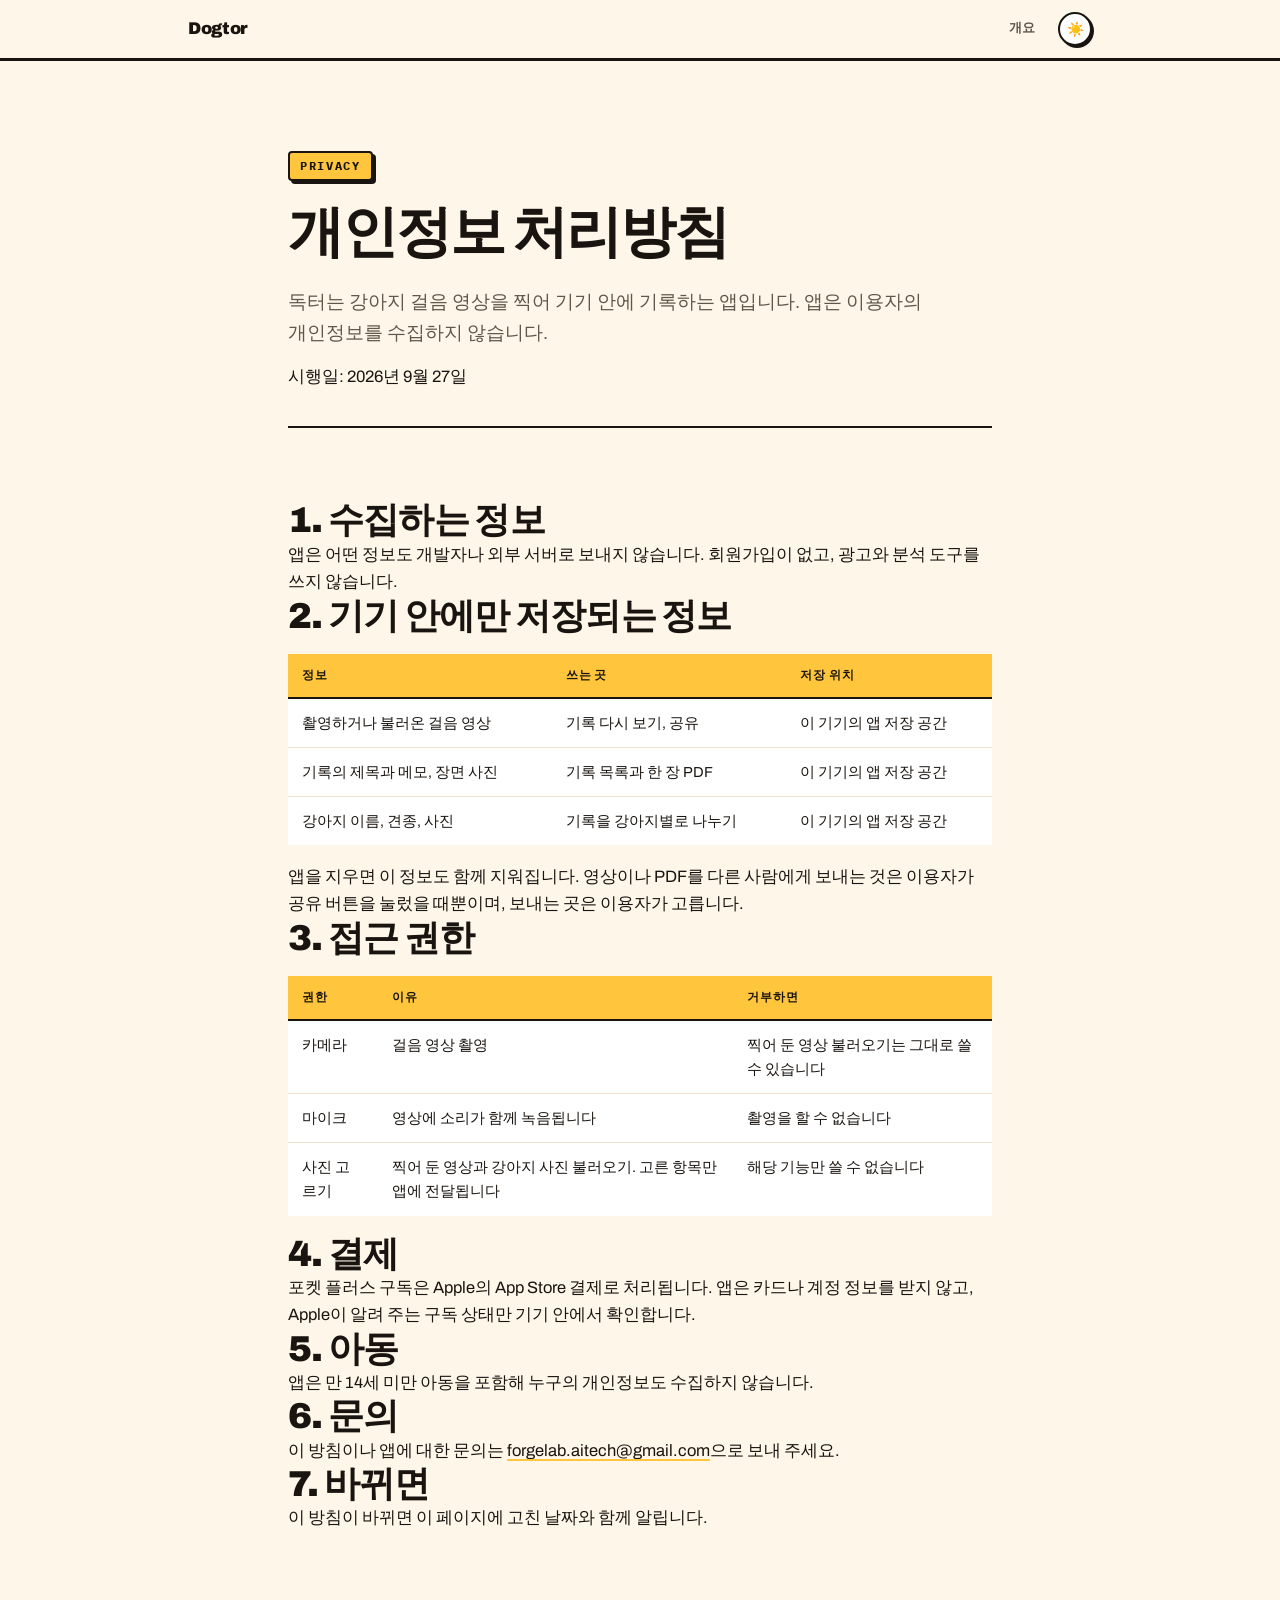
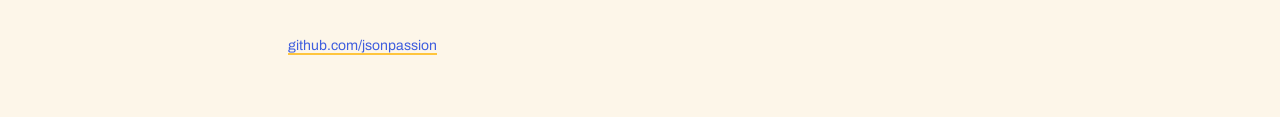
<file: privacy.html>
<!DOCTYPE html>
<html lang="ko">
<head>
<meta charset="utf-8">
<meta name="viewport" content="width=device-width, initial-scale=1">
<title>개인정보 처리방침 — 독터</title>
<meta name="description" content="독터 앱의 개인정보 처리방침. 앱은 개인정보를 수집하지 않고, 영상과 기록은 이용자의 기기에만 저장된다.">
<link rel="icon" href="data:image/svg+xml,<svg xmlns='http://www.w3.org/2000/svg' viewBox='0 0 100 100'><text y='.9em' font-size='90'>🐕</text></svg>">
<link rel="preconnect" href="https://fonts.googleapis.com">
<link rel="preconnect" href="https://fonts.gstatic.com" crossorigin>
<link href="https://fonts.googleapis.com/css2?family=Archivo:wght@500;700;800&family=IBM+Plex+Mono:wght@400;500&family=Source+Serif+4:opsz,wght@8..60,400;8..60,600&family=Noto+Serif+KR:wght@400;600&display=swap" rel="stylesheet">
<link rel="stylesheet" href="style.css">
<script>
  (function () {
    var t = localStorage.getItem("dogtor-theme");
    if (t === "light" || t === "dark") document.documentElement.dataset.theme = t;
  })();
</script>
</head>
<body>

<div id="topbar"><div class="tb">
  <a class="brand" href="index.html">Dogtor</a>
  <span class="spacer"></span>
  <a class="nav" href="index.html">개요</a>
  <button id="themeToggle" aria-label="다크 라이트 전환" title="다크 라이트 전환">🌙</button>
</div></div>

<div class="wrap narrow">

<header class="hero" style="padding: 10vh 0 4vh">
  <span class="kicker">Privacy</span>
  <h1 style="font-size: clamp(34px, 5.5vw, 56px)">개인정보 처리방침</h1>
  <p class="lede">독터는 강아지 걸음 영상을 찍어 기기 안에 기록하는 앱입니다.
  앱은 이용자의 개인정보를 수집하지 않습니다.</p>
  <p>시행일: 2026년 9월 27일</p>
</header>

<section>
<h2>1. 수집하는 정보</h2>
<p>앱은 어떤 정보도 개발자나 외부 서버로 보내지 않습니다.
회원가입이 없고, 광고와 분석 도구를 쓰지 않습니다.</p>

<h2>2. 기기 안에만 저장되는 정보</h2>
<table>
  <thead><tr><th>정보</th><th>쓰는 곳</th><th>저장 위치</th></tr></thead>
  <tbody>
    <tr><td>촬영하거나 불러온 걸음 영상</td><td>기록 다시 보기, 공유</td><td>이 기기의 앱 저장 공간</td></tr>
    <tr><td>기록의 제목과 메모, 장면 사진</td><td>기록 목록과 한 장 PDF</td><td>이 기기의 앱 저장 공간</td></tr>
    <tr><td>강아지 이름, 견종, 사진</td><td>기록을 강아지별로 나누기</td><td>이 기기의 앱 저장 공간</td></tr>
  </tbody>
</table>
<p>앱을 지우면 이 정보도 함께 지워집니다. 영상이나 PDF를 다른 사람에게 보내는 것은
이용자가 공유 버튼을 눌렀을 때뿐이며, 보내는 곳은 이용자가 고릅니다.</p>

<h2>3. 접근 권한</h2>
<table>
  <thead><tr><th>권한</th><th>이유</th><th>거부하면</th></tr></thead>
  <tbody>
    <tr><td>카메라</td><td>걸음 영상 촬영</td><td>찍어 둔 영상 불러오기는 그대로 쓸 수 있습니다</td></tr>
    <tr><td>마이크</td><td>영상에 소리가 함께 녹음됩니다</td><td>촬영을 할 수 없습니다</td></tr>
    <tr><td>사진 고르기</td><td>찍어 둔 영상과 강아지 사진 불러오기. 고른 항목만 앱에 전달됩니다</td><td>해당 기능만 쓸 수 없습니다</td></tr>
  </tbody>
</table>

<h2>4. 결제</h2>
<p>포켓 플러스 구독은 Apple의 App Store 결제로 처리됩니다. 앱은 카드나 계정 정보를 받지 않고,
Apple이 알려 주는 구독 상태만 기기 안에서 확인합니다.</p>

<h2>5. 아동</h2>
<p>앱은 만 14세 미만 아동을 포함해 누구의 개인정보도 수집하지 않습니다.</p>

<h2>6. 문의</h2>
<p>이 방침이나 앱에 대한 문의는 <a href="mailto:forgelab.aitech@gmail.com">forgelab.aitech@gmail.com</a>으로 보내 주세요.</p>

<h2>7. 바뀌면</h2>
<p>이 방침이 바뀌면 이 페이지에 고친 날짜와 함께 알립니다.</p>
</section>

<footer>
  <a href="https://github.com/jsonpassion">github.com/jsonpassion</a>
</footer>

</div>

<script>
  (function () {
    var btn = document.getElementById("themeToggle");
    function cur() { return document.documentElement.dataset.theme || "light"; }
    function paint() { btn.textContent = cur() === "dark" ? "🌙" : "☀️"; }
    btn.addEventListener("click", function () {
      var next = cur() === "dark" ? "light" : "dark";
      document.documentElement.dataset.theme = next;
      localStorage.setItem("dogtor-theme", next);
      paint();
    });
    paint();
  })();
</script>
</body>
</html>
</file>
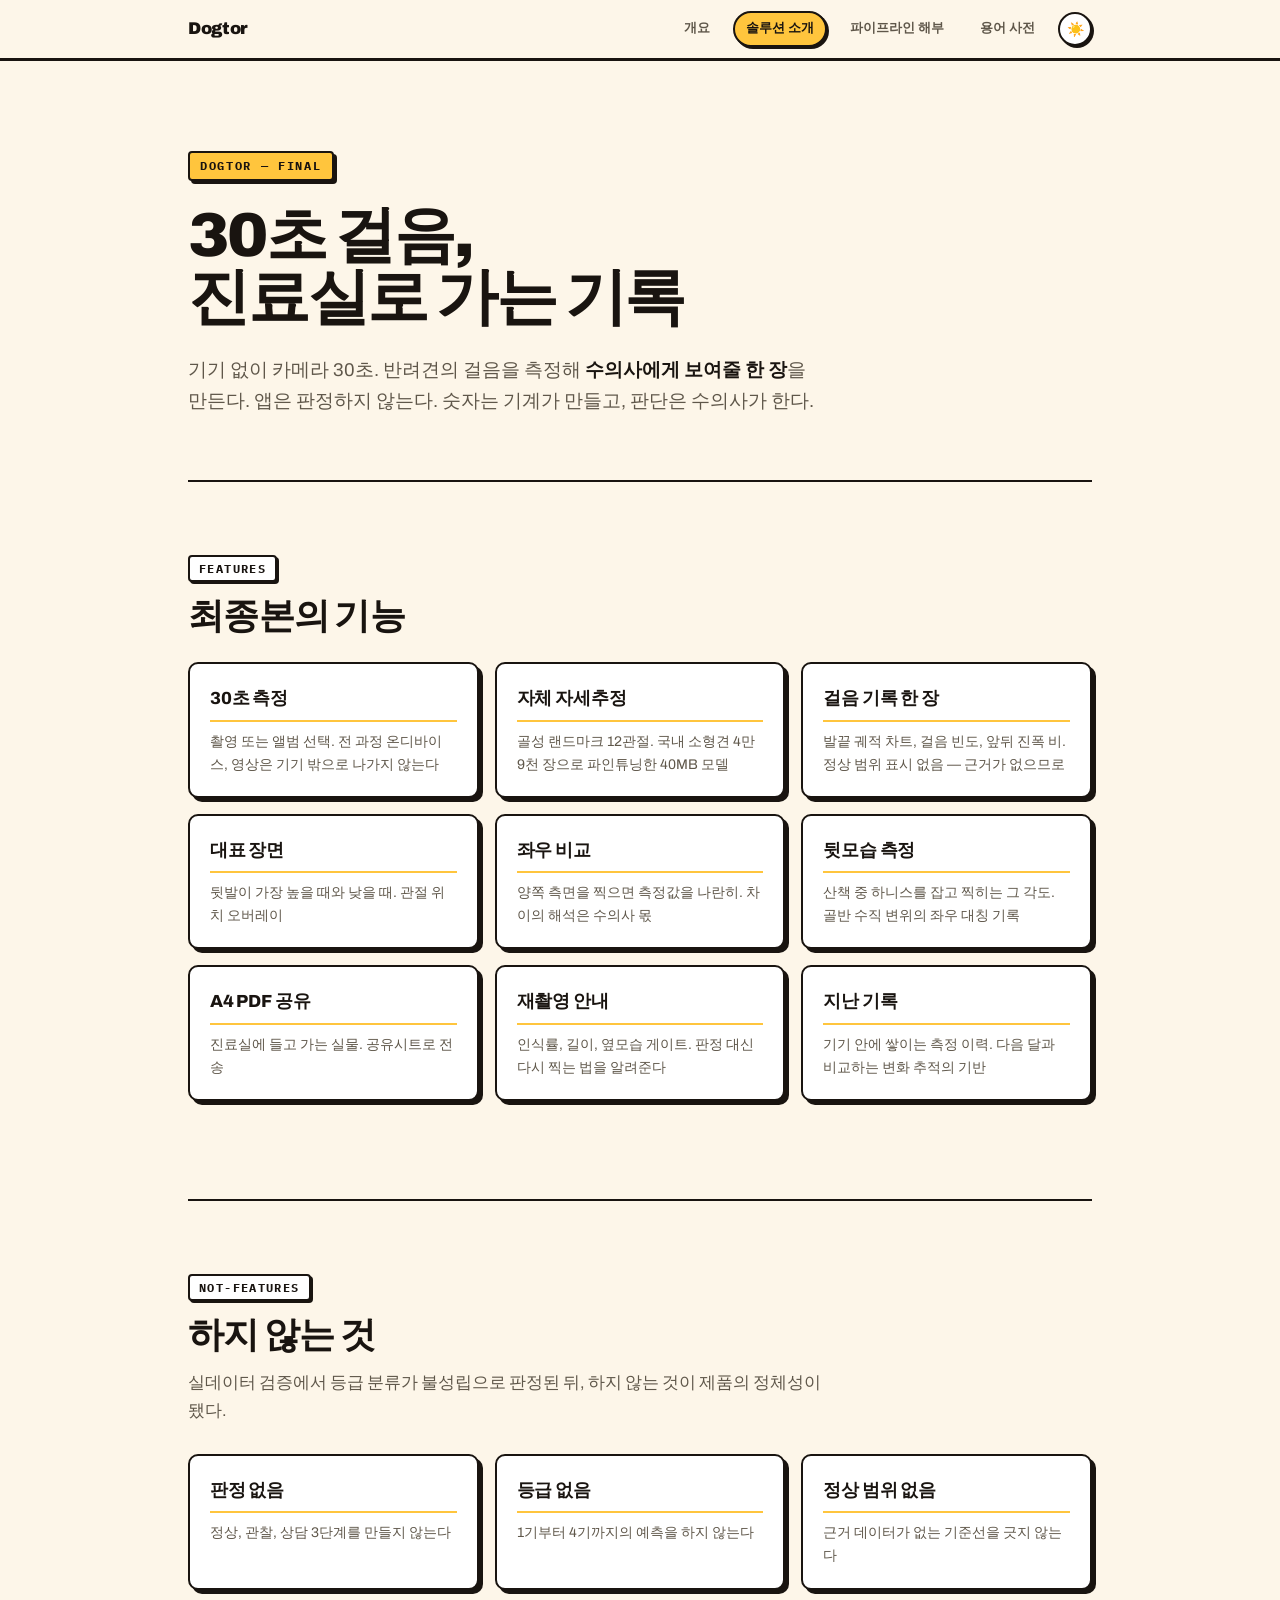
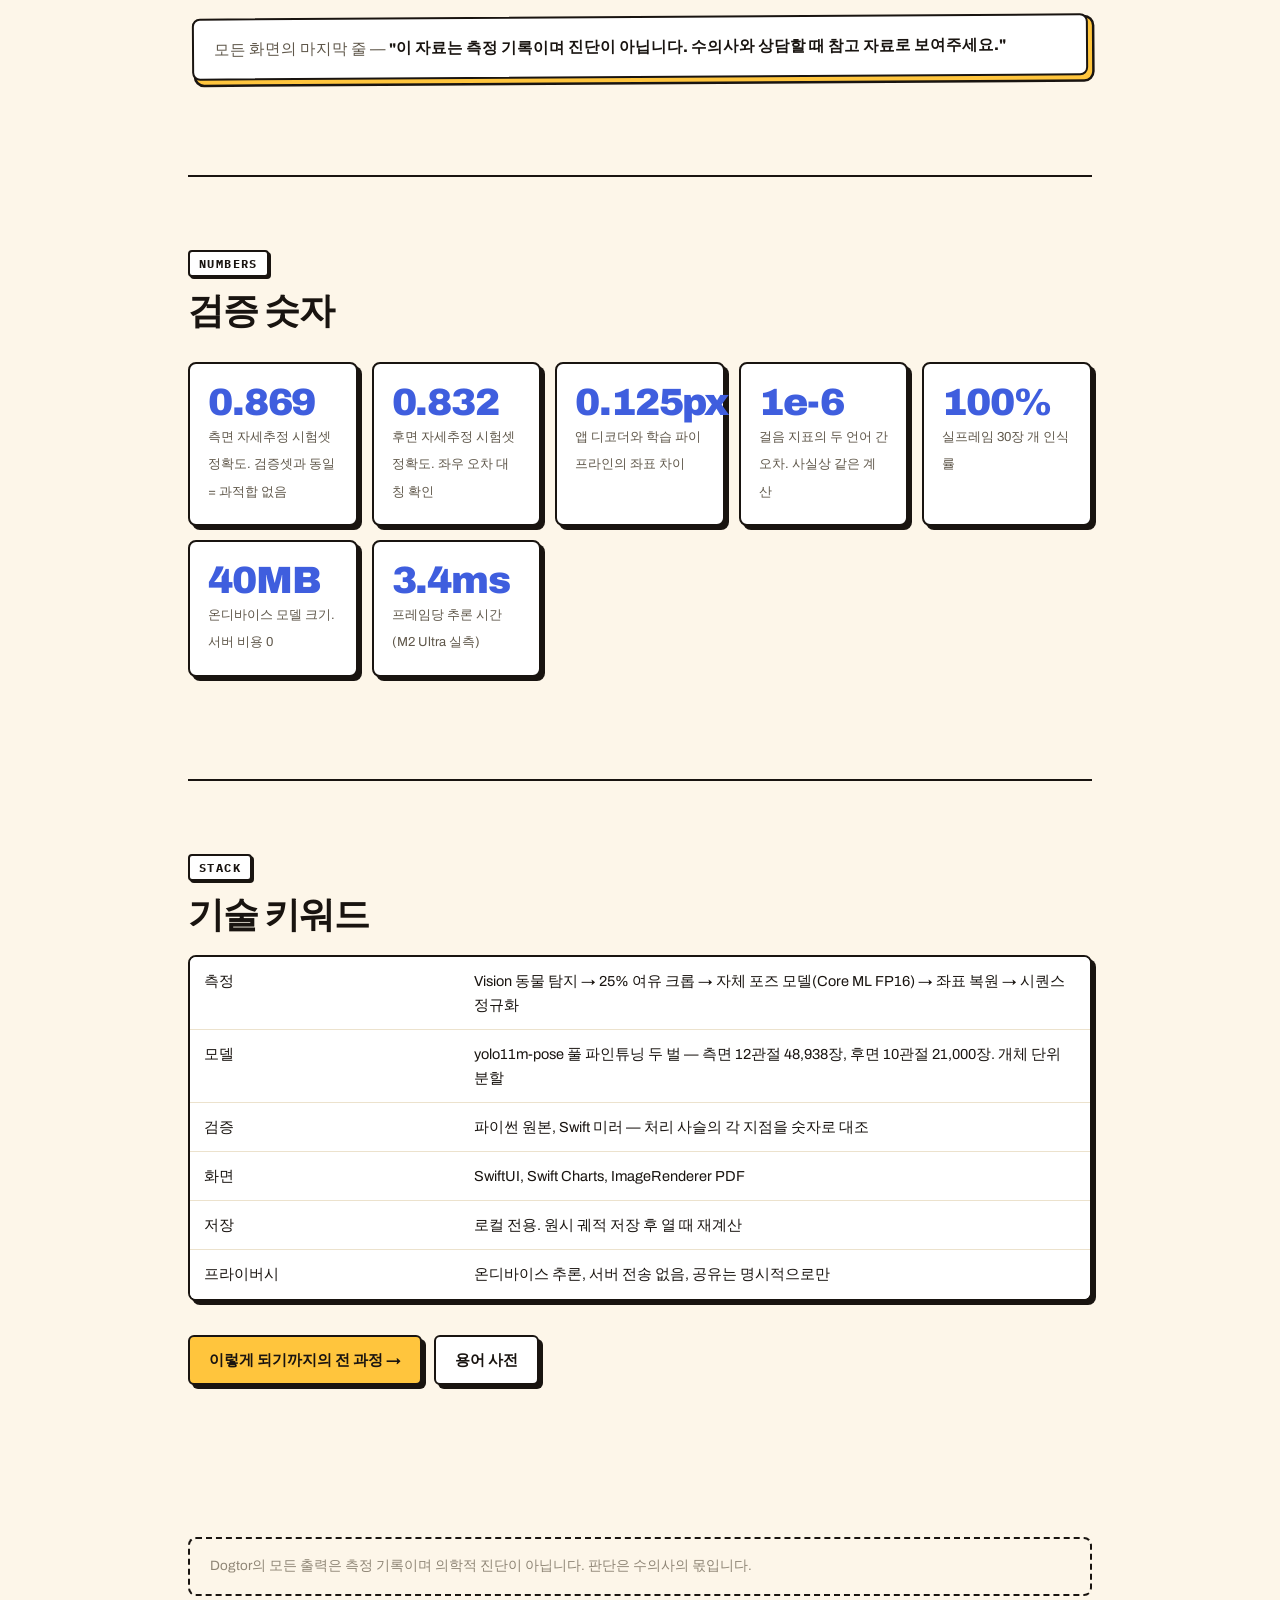
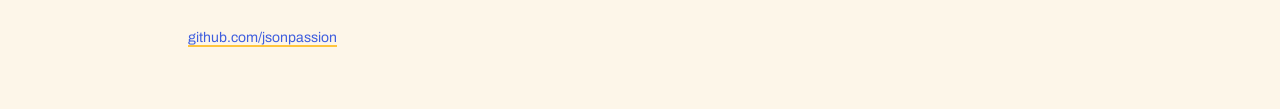
<file: solution.html>
<!DOCTYPE html>
<html lang="ko">
<head>
<meta charset="utf-8">
<meta name="viewport" content="width=device-width, initial-scale=1">
<title>솔루션 소개 — Dogtor 독터</title>
<meta name="description" content="Dogtor 최종본의 기능을 한 장으로. 30초 측면 영상으로 수의사에게 보여줄 걸음 기록을 만든다.">
<link rel="icon" href="data:image/svg+xml,<svg xmlns='http://www.w3.org/2000/svg' viewBox='0 0 100 100'><text y='.9em' font-size='90'>🐕</text></svg>">
<link rel="preconnect" href="https://fonts.googleapis.com">
<link rel="preconnect" href="https://fonts.gstatic.com" crossorigin>
<link href="https://fonts.googleapis.com/css2?family=Archivo:wght@500;700;800&family=IBM+Plex+Mono:wght@400;500&family=Source+Serif+4:opsz,wght@8..60,400;8..60,600&family=Noto+Serif+KR:wght@400;600&display=swap" rel="stylesheet">
<link rel="stylesheet" href="style.css">
<script>
  (function () {
    var t = localStorage.getItem("dogtor-theme");
    if (t === "light" || t === "dark") document.documentElement.dataset.theme = t;
  })();
</script>
</head>
<body>

<div id="topbar"><div class="tb">
  <a class="brand" href="index.html">Dogtor</a>
  <span class="spacer"></span>
  <a class="nav" href="index.html">개요</a>
  <a class="nav on" href="solution.html">솔루션 소개</a>
  <a class="nav" href="pipeline.html">파이프라인 해부</a>
  <a class="nav" href="glossary.html">용어 사전</a>
  <button id="themeToggle" aria-label="다크 라이트 전환" title="다크 라이트 전환">🌙</button>
</div></div>

<div class="wrap">

<header class="hero" style="padding: 10vh 0 7vh">
  <span class="kicker">Dogtor — Final</span>
  <h1 style="font-size: clamp(34px, 6vw, 62px)">30초 걸음,<br>진료실로 가는 기록</h1>
  <p class="lede">기기 없이 카메라 30초. 반려견의 걸음을 측정해
  <b>수의사에게 보여줄 한 장</b>을 만든다. 앱은 판정하지 않는다.
  숫자는 기계가 만들고, 판단은 수의사가 한다.</p>
</header>

<section>
  <div class="ch">FEATURES</div>
  <h2>최종본의 기능</h2>
  <div class="cards">
    <div class="card"><h3>30초 측정</h3>
      <p>촬영 또는 앨범 선택. 전 과정 온디바이스, 영상은 기기 밖으로 나가지 않는다</p></div>
    <div class="card"><h3>자체 자세추정</h3>
      <p>골성 랜드마크 12관절. 국내 소형견 4만 9천 장으로 파인튜닝한 40MB 모델</p></div>
    <div class="card"><h3>걸음 기록 한 장</h3>
      <p>발끝 궤적 차트, 걸음 빈도, 앞뒤 진폭 비. 정상 범위 표시 없음 — 근거가 없으므로</p></div>
    <div class="card"><h3>대표 장면</h3>
      <p>뒷발이 가장 높을 때와 낮을 때. 관절 위치 오버레이</p></div>
    <div class="card"><h3>좌우 비교</h3>
      <p>양쪽 측면을 찍으면 측정값을 나란히. 차이의 해석은 수의사 몫</p></div>
    <div class="card"><h3>뒷모습 측정</h3>
      <p>산책 중 하니스를 잡고 찍히는 그 각도. 골반 수직 변위의 좌우 대칭 기록</p></div>
    <div class="card"><h3>A4 PDF 공유</h3>
      <p>진료실에 들고 가는 실물. 공유시트로 전송</p></div>
    <div class="card"><h3>재촬영 안내</h3>
      <p>인식률, 길이, 옆모습 게이트. 판정 대신 다시 찍는 법을 알려준다</p></div>
    <div class="card"><h3>지난 기록</h3>
      <p>기기 안에 쌓이는 측정 이력. 다음 달과 비교하는 변화 추적의 기반</p></div>
  </div>
</section>

<section>
  <div class="ch">NOT-FEATURES</div>
  <h2>하지 않는 것</h2>
  <p class="section-lede">실데이터 검증에서 등급 분류가 불성립으로 판정된 뒤,
  하지 않는 것이 제품의 정체성이 됐다.</p>
  <div class="cards">
    <div class="card"><h3>판정 없음</h3><p>정상, 관찰, 상담 3단계를 만들지 않는다</p></div>
    <div class="card"><h3>등급 없음</h3><p>1기부터 4기까지의 예측을 하지 않는다</p></div>
    <div class="card"><h3>정상 범위 없음</h3><p>근거 데이터가 없는 기준선을 긋지 않는다</p></div>
  </div>
  <div class="callout">모든 화면의 마지막 줄 — <b>"이 자료는 측정 기록이며 진단이 아닙니다.
  수의사와 상담할 때 참고 자료로 보여주세요."</b></div>
</section>

<section>
  <div class="ch">NUMBERS</div>
  <h2>검증 숫자</h2>
  <div class="stats">
    <div class="stat"><span class="num">0.869</span>
      <span class="lbl">측면 자세추정 시험셋 정확도. 검증셋과 동일 = 과적합 없음</span></div>
    <div class="stat"><span class="num">0.832</span>
      <span class="lbl">후면 자세추정 시험셋 정확도. 좌우 오차 대칭 확인</span></div>
    <div class="stat"><span class="num">0.125px</span>
      <span class="lbl">앱 디코더와 학습 파이프라인의 좌표 차이</span></div>
    <div class="stat"><span class="num">1e-6</span>
      <span class="lbl">걸음 지표의 두 언어 간 오차. 사실상 같은 계산</span></div>
    <div class="stat"><span class="num">100%</span>
      <span class="lbl">실프레임 30장 개 인식률</span></div>
    <div class="stat"><span class="num">40MB</span>
      <span class="lbl">온디바이스 모델 크기. 서버 비용 0</span></div>
    <div class="stat"><span class="num">3.4ms</span>
      <span class="lbl">프레임당 추론 시간 (M2 Ultra 실측)</span></div>
  </div>
</section>

<section>
  <div class="ch">STACK</div>
  <h2>기술 키워드</h2>
  <div class="scroll-x"><table>
    <tbody>
    <tr><td style="width:30%">측정</td><td>Vision 동물 탐지 → 25% 여유 크롭 → 자체 포즈 모델(Core ML FP16) → 좌표 복원 → 시퀀스 정규화</td></tr>
    <tr><td>모델</td><td>yolo11m-pose 풀 파인튜닝 두 벌 — 측면 12관절 48,938장, 후면 10관절 21,000장. 개체 단위 분할</td></tr>
    <tr><td>검증</td><td>파이썬 원본, Swift 미러 — 처리 사슬의 각 지점을 숫자로 대조</td></tr>
    <tr><td>화면</td><td>SwiftUI, Swift Charts, ImageRenderer PDF</td></tr>
    <tr><td>저장</td><td>로컬 전용. 원시 궤적 저장 후 열 때 재계산</td></tr>
    <tr><td>프라이버시</td><td>온디바이스 추론, 서버 전송 없음, 공유는 명시적으로만</td></tr>
    </tbody>
  </table></div>
  <div class="btns" style="margin-top: 34px">
    <a class="btn primary" href="pipeline.html">이렇게 되기까지의 전 과정 →</a>
    <a class="btn ghost" href="glossary.html">용어 사전</a>
  </div>
</section>

<p class="note">Dogtor의 모든 출력은 측정 기록이며 의학적 진단이 아닙니다.
판단은 수의사의 몫입니다.</p>

<footer>
  <a href="https://github.com/jsonpassion">github.com/jsonpassion</a>
</footer>

</div>

<script>
  (function () {
    var btn = document.getElementById("themeToggle");
    function cur() { return document.documentElement.dataset.theme || "light"; }
    function paint() { btn.textContent = cur() === "dark" ? "🌙" : "☀️"; }
    btn.addEventListener("click", function () {
      var next = cur() === "dark" ? "light" : "dark";
      document.documentElement.dataset.theme = next;
      localStorage.setItem("dogtor-theme", next);
      paint();
    });
    paint();
  })();
</script>
</body>
</html>
</file>
<file: style.css>
/* Dogtor 공통 스타일 — 네오브루탈리즘 개정 (2026-08-22)
   문법: 잉크 테두리 2~3px, 블러 없는 오프셋 그림자, 평면 원색, 그라디언트 금지.
   레퍼런스: 길건너 친구들(Crossy Road)의 평면 색과 장난기.
   상세 지침: hermes/skills/neobrutal-web/SKILL.md */
:root {
  --bg: #fdf6e9;
  --panel: #ffffff;
  --ink: #191410;
  --sub: #5f574a;
  --dim: #8f8676;
  --line: #191410;
  --soft: #ece2cd;
  --accent: #3f5ede;
  --pop: #ffc53d;
  --pink: #ff8787;
  --ok: #2f9e44;
  --wip: #e8590c;
  --wait: #948b7c;
  --sketch: #191410;
  --shadow: #191410;
  --display: Archivo, "Apple SD Gothic Neo", Pretendard, -apple-system, sans-serif;
  --serif: var(--display);
  --mono: "IBM Plex Mono", ui-monospace, SFMono-Regular, monospace;
}
:root[data-theme="dark"] {
  --bg: #181410;
  --panel: #221d16;
  --ink: #f4edde;
  --sub: #b5aa96;
  --dim: #877d6b;
  --line: #f4edde;
  --soft: #352c21;
  --accent: #7c95ff;
  --pop: #ffc53d;
  --pink: #ff8787;
  --ok: #69db7c;
  --wip: #ffa94d;
  --wait: #877d6b;
  --sketch: #e6dcc7;
  --shadow: #060402;
}

* { margin: 0; padding: 0; box-sizing: border-box; }
html { scroll-behavior: smooth; }
body {
  background: var(--bg); color: var(--ink);
  font-family: var(--display); font-size: 16.5px; line-height: 1.66;
  -webkit-font-smoothing: antialiased;
}
.wrap { max-width: 960px; margin: 0 auto; padding: 0 28px; }
.narrow { max-width: 760px; }

a { color: var(--ink); text-decoration: underline; text-decoration-thickness: 2px;
  text-decoration-color: var(--pop); text-underline-offset: 3px; }
a:hover { text-decoration-color: var(--accent); }

/* 타이포 */
h1, h2, h3, .kicker, .btn, .num, .tag, th, .st, .ch { font-family: var(--display); }
h1 {
  font-size: clamp(40px, 7.4vw, 74px); font-weight: 900;
  letter-spacing: -0.035em; line-height: 1.0;
}
h2 { font-size: clamp(26px, 3.6vw, 36px); font-weight: 900; letter-spacing: -0.02em; line-height: 1.12; }
h3 { font-size: 17.5px; font-weight: 800; letter-spacing: -0.01em; }
.kicker {
  display: inline-block; font-family: var(--mono); font-size: 12px; font-weight: 700;
  letter-spacing: .14em; text-transform: uppercase; color: #191410;
  background: var(--pop); border: 2px solid var(--line); border-radius: 4px;
  padding: 3px 10px; box-shadow: 3px 3px 0 var(--shadow);
}
.lede { font-size: 18.5px; color: var(--sub); max-width: 640px; line-height: 1.68; }
p + p { margin-top: 14px; }
b, strong { font-weight: 800; color: var(--ink); }

/* 버튼 */
.btns { display: flex; gap: 12px; flex-wrap: wrap; margin-top: 30px; }
.btn {
  display: inline-block; font-size: 15px; font-weight: 800; text-decoration: none;
  padding: 11px 19px; border-radius: 6px; border: 2.5px solid var(--line);
  box-shadow: 4px 4px 0 var(--shadow);
  transition: transform .12s ease, box-shadow .12s ease;
}
.btn:hover { transform: translate(-2px, -2px); box-shadow: 6px 6px 0 var(--shadow); text-decoration: none; }
.btn:active { transform: translate(2px, 2px); box-shadow: 0 0 0 var(--shadow); }
.btn.primary { background: var(--pop); color: #191410; }
.btn.ghost { background: var(--panel); color: var(--ink); }

/* 헤더와 섹션 */
header.hero { padding: 13vh 0 10vh; }
header.hero .kicker { margin-bottom: 24px; }
header.hero h1 { margin-bottom: 26px; }
.rule { border: none; border-top: 2.5px solid var(--line); }
section { padding: 72px 0; border-top: 2.5px solid var(--line); }
section > .ch {
  display: inline-block; font-family: var(--mono); font-size: 11.5px; font-weight: 700;
  letter-spacing: .12em; color: var(--ink); background: var(--panel);
  border: 2px solid var(--line); border-radius: 4px; padding: 2px 9px;
  box-shadow: 2px 2px 0 var(--shadow); margin-bottom: 14px;
}
.section-lede { color: var(--sub); margin: 14px 0 30px; max-width: 640px; }

/* 표 */
.scroll-x { overflow-x: auto; border: 2.5px solid var(--line); border-radius: 8px;
  box-shadow: 4px 4px 0 var(--shadow); margin: 20px 0; background: var(--panel); }
.scroll-x table { margin: 0; }
table { width: 100%; border-collapse: collapse; font-size: 14.5px; margin: 18px 0;
  background: var(--panel); }
th, td { text-align: left; padding: 12px 14px; border-bottom: 1.5px solid var(--soft);
  vertical-align: top; }
tr:last-child td { border-bottom: none; }
th { font-size: 11.5px; font-weight: 800; color: var(--ink); background: var(--pop);
  text-transform: uppercase; letter-spacing: .08em; border-bottom: 2px solid var(--line); }
:root[data-theme="dark"] th { color: #191410; }

/* 스탯 */
.stats { display: grid; grid-template-columns: repeat(auto-fit, minmax(160px, 1fr));
  gap: 14px; margin: 30px 0; }
.stat { padding: 20px 18px; border: 2.5px solid var(--line); border-radius: 8px;
  background: var(--panel); box-shadow: 4px 4px 0 var(--shadow); }
.stat .num { display: block; font-size: clamp(28px, 3.6vw, 38px); font-weight: 900;
  letter-spacing: -0.03em; line-height: 1; color: var(--accent); }
.stat .lbl { font-size: 13px; color: var(--sub); margin-top: 10px; line-height: 1.5; }

/* 상태 */
.st { font-size: 12px; font-weight: 800; white-space: nowrap; letter-spacing: .02em; }
.st.ok::before { content: "● "; } .st.wip::before { content: "◐ "; } .st.wait::before { content: "○ "; }
.st.ok { color: var(--ok); } .st.wip { color: var(--wip); } .st.wait { color: var(--wait); }

/* 패널과 카드 */
.panel { background: var(--panel); border: 2.5px solid var(--line);
  border-radius: 10px; padding: 22px 24px; margin: 20px 0;
  box-shadow: 5px 5px 0 var(--shadow); }
.panel h3 { margin-bottom: 8px; }
.panel p { font-size: 15px; color: var(--sub); }
.cards { display: grid; grid-template-columns: repeat(auto-fit, minmax(240px, 1fr)); gap: 16px; margin: 26px 0; }
.card { background: var(--panel); border: 2.5px solid var(--line); border-radius: 10px;
  padding: 20px; box-shadow: 4px 4px 0 var(--shadow);
  transition: transform .12s ease, box-shadow .12s ease; }
.card:hover { transform: translate(-2px, -2px); box-shadow: 6px 6px 0 var(--shadow); }
.card h3 { margin-bottom: 8px; padding-bottom: 6px; border-bottom: 2px solid var(--pop); }
.card p { font-size: 14px; color: var(--sub); }

.callout { background: var(--panel); border: 2.5px solid var(--line); border-radius: 8px;
  padding: 16px 20px; margin: 26px 4px; font-size: 15.5px; color: var(--sub);
  box-shadow: 4px 4px 0 var(--pop), 4px 4px 0 2.5px var(--line);
  transform: rotate(-0.35deg); }
.callout b { color: var(--ink); }

/* 다이어그램 */
figure.sketch { margin: 30px 0; }
figure.sketch svg { width: 100%; height: auto; display: block; }
figure.sketch figcaption { font-family: var(--mono); font-size: 12px; color: var(--dim);
  margin-top: 12px; letter-spacing: .02em; }
.sk-box { fill: var(--panel); stroke: var(--sketch); stroke-width: 2; }
.sk-soft { fill: var(--bg); stroke: var(--sketch); stroke-width: 2; }
.sk-hi { fill: none; stroke: var(--accent); stroke-width: 2.2; stroke-dasharray: 7 5; }
.sk-arrow { stroke: var(--sketch); stroke-width: 2; fill: none; marker-end: url(#arr); }
.sk-t { font-size: 12.5px; font-weight: 800; fill: var(--ink); font-family: var(--display); }
.sk-s { font-size: 11px; fill: var(--sub); font-family: var(--display); }
.sk-a { font-size: 11px; font-weight: 700; fill: var(--accent); font-family: var(--mono); }

/* 타임라인 */
.timeline { margin-top: 22px; }
.tl { display: grid; grid-template-columns: 104px 1fr; gap: 20px;
  padding: 20px 0; border-top: 2px dashed var(--line); }
.tl .d { font-family: var(--mono); font-size: 12.5px; font-weight: 700; color: var(--dim); padding-top: 4px; }
.tl.future .d { color: var(--wait); }
.tl h3 { font-size: 16px; margin-bottom: 5px; }
.tl.future h3 { color: var(--sub); }
.tl p { font-size: 14.5px; color: var(--sub); }

/* 좌측 목차 */
#toc { display: none; }
@media (min-width: 1400px) {
  #toc {
    display: block; position: fixed; z-index: 15; top: 120px;
    left: max(20px, calc(50% - 700px)); width: 190px;
    font-family: var(--display); font-size: 12.5px; border-left: 2.5px solid var(--line);
  }
  #toc a { display: block; color: var(--dim); font-weight: 600; text-decoration: none;
    padding: 6px 0 6px 14px; margin-left: -2.5px; border-left: 2.5px solid transparent; }
  #toc a:hover { color: var(--ink); }
  #toc a.active { color: var(--ink); border-left-color: var(--accent); background: var(--panel); }
  #toc .n { font-family: var(--mono); color: var(--wait); margin-right: 8px; font-size: 11px; }
}

/* 상단 바 */
#topbar { position: sticky; top: 0; z-index: 20; background: var(--bg);
  border-bottom: 3px solid var(--line); }
.tb { max-width: 960px; margin: 0 auto; padding: 0 28px; height: 58px;
  display: flex; align-items: center; gap: 10px; }
.tb .brand { font-family: var(--display); font-weight: 900; font-size: 17px;
  letter-spacing: -0.02em; text-decoration: none; color: var(--ink); }
.tb .spacer { flex: 1; }
.tb a.nav { font-family: var(--display); font-size: 13px; font-weight: 700;
  color: var(--sub); text-decoration: none; white-space: nowrap;
  padding: 5px 11px; border: 2px solid transparent; border-radius: 999px; }
.tb a.nav:hover { color: var(--ink); border-color: var(--line); }
.tb a.nav.on { color: #191410; background: var(--pop); border-color: var(--line);
  box-shadow: 2px 2px 0 var(--shadow); }
#themeToggle { width: 34px; height: 34px; border-radius: 50%;
  border: 2px solid var(--line); box-shadow: 2px 2px 0 var(--shadow);
  background: var(--panel); color: var(--ink); font-size: 14px; cursor: pointer;
  display: flex; align-items: center; justify-content: center; }
#themeToggle:active { transform: translate(1px, 1px); box-shadow: 0 0 0 var(--shadow); }

.note { margin-top: 80px; padding: 16px 20px; border: 2px dashed var(--line);
  border-radius: 8px; font-size: 13.5px; color: var(--dim); }
footer { padding: 30px 0 60px; font-size: 14px; color: var(--dim); }
footer a { color: var(--accent); }

/* 결과 이미지와 해석 */
.shot { margin: 26px 0; }
.shot img { width: 100%; height: auto; display: block; border: 2.5px solid var(--line);
  border-radius: 8px; background: var(--panel); box-shadow: 5px 5px 0 var(--shadow); }
.shot figcaption { font-family: var(--mono); font-size: 12px; color: var(--dim);
  margin-top: 12px; letter-spacing: .02em; }
.pair { display: grid; grid-template-columns: 1fr 1fr; gap: 16px; margin: 26px 0; }
@media (max-width: 700px) { .pair { grid-template-columns: 1fr; } }
.pair .shot { margin: 0; }
.readguide { border: 2.5px solid var(--line); border-radius: 10px; padding: 20px 24px;
  margin: 22px 0; background: var(--panel); box-shadow: 4px 4px 0 var(--shadow); }
.readguide h3 { margin-bottom: 12px; font-size: 15px; }
.readguide ol { margin: 0; padding-left: 20px; font-size: 15px; color: var(--sub); }
.readguide li { margin: 7px 0; }
.readguide li b { color: var(--ink); }

/* Mermaid */
.mmd { margin: 28px 0; background: var(--panel); border: 2.5px solid var(--line);
  border-radius: 10px; padding: 24px 18px; overflow-x: auto;
  box-shadow: 4px 4px 0 var(--shadow); }
.mmd .mermaid { display: flex; justify-content: center; min-width: 520px; }
.mmd figcaption { font-family: var(--mono); font-size: 12px; color: var(--dim);
  margin-top: 14px; text-align: center; }

/* 애니메이션 시각화 */
.viz { background: var(--panel); border: 2.5px solid var(--line); border-radius: 10px;
  padding: 26px 20px 20px; margin: 28px 0; box-shadow: 4px 4px 0 var(--shadow); }
.viz svg { width: 100%; height: auto; display: block; }
.viz figcaption { font-family: var(--mono); font-size: 12px; color: var(--dim);
  margin-top: 16px; text-align: center; }
.viz .legend { display: flex; gap: 18px; justify-content: center; flex-wrap: wrap;
  margin-top: 14px; font-size: 12.5px; color: var(--sub); }
.viz .legend i { display: inline-block; width: 10px; height: 10px; border-radius: 3px;
  border: 1.5px solid var(--line); margin-right: 6px; vertical-align: middle; }
.dog-body { fill: none; stroke: var(--sub); stroke-width: 2.5; stroke-linecap: round; }
.dog-leg { fill: none; stroke: var(--sub); stroke-width: 2.5; stroke-linecap: round; }
.dog-leg.bad { stroke: var(--wip); }
.kp { fill: var(--accent); }
.kp.bad { fill: var(--wip); }
.kp-label { font-family: var(--mono); font-size: 8.5px; fill: var(--dim); }
.trace { fill: none; stroke: var(--accent); stroke-width: 1.6; opacity: .55; }
.trace.bad { stroke: var(--wip); }
@media (prefers-reduced-motion: reduce) {
  .viz * { animation: none !important; }
}

/* 이미지 확대 팝업 */
.shot img { cursor: zoom-in; }
#lightbox { position: fixed; inset: 0; z-index: 60; display: none;
  background: rgba(12, 9, 5, .88); cursor: zoom-out;
  align-items: center; justify-content: center; padding: 4vh 4vw; }
#lightbox.on { display: flex; }
#lightbox img { max-width: 100%; max-height: 92%; border-radius: 8px;
  border: 3px solid #f4edde; }
#lightbox .cap { position: absolute; bottom: 3vh; left: 0; right: 0;
  text-align: center; font-family: var(--mono); font-size: 12.5px; color: #e8e0cf; }

/* 용어 사전 */
#glFilter { margin-top: 26px; width: 100%; max-width: 430px;
  padding: 11px 15px; font-family: var(--display); font-size: 15px; font-weight: 600;
  color: var(--ink); background: var(--panel);
  border: 2.5px solid var(--line); border-radius: 8px; outline: none;
  box-shadow: 4px 4px 0 var(--shadow); }
#glFilter:focus { box-shadow: 4px 4px 0 var(--accent); }
.gl { margin-top: 8px; }
.gl .term { padding: 18px 0; border-bottom: 1.5px solid var(--soft); }
.gl dt { font-family: var(--display); font-weight: 800; font-size: 16.5px; }
.gl dt .en { font-family: var(--mono); font-weight: 400; font-size: 12px;
  color: var(--dim); margin-left: 8px; letter-spacing: .02em; }
.gl dd { margin-top: 8px; font-size: 15px; color: var(--sub); line-height: 1.66; }
.gl dd b { color: var(--ink); }
.gl .term:target { background: var(--panel); border: 2px solid var(--line);
  border-radius: 8px; padding: 16px 14px; box-shadow: 3px 3px 0 var(--pop); }
</file>
